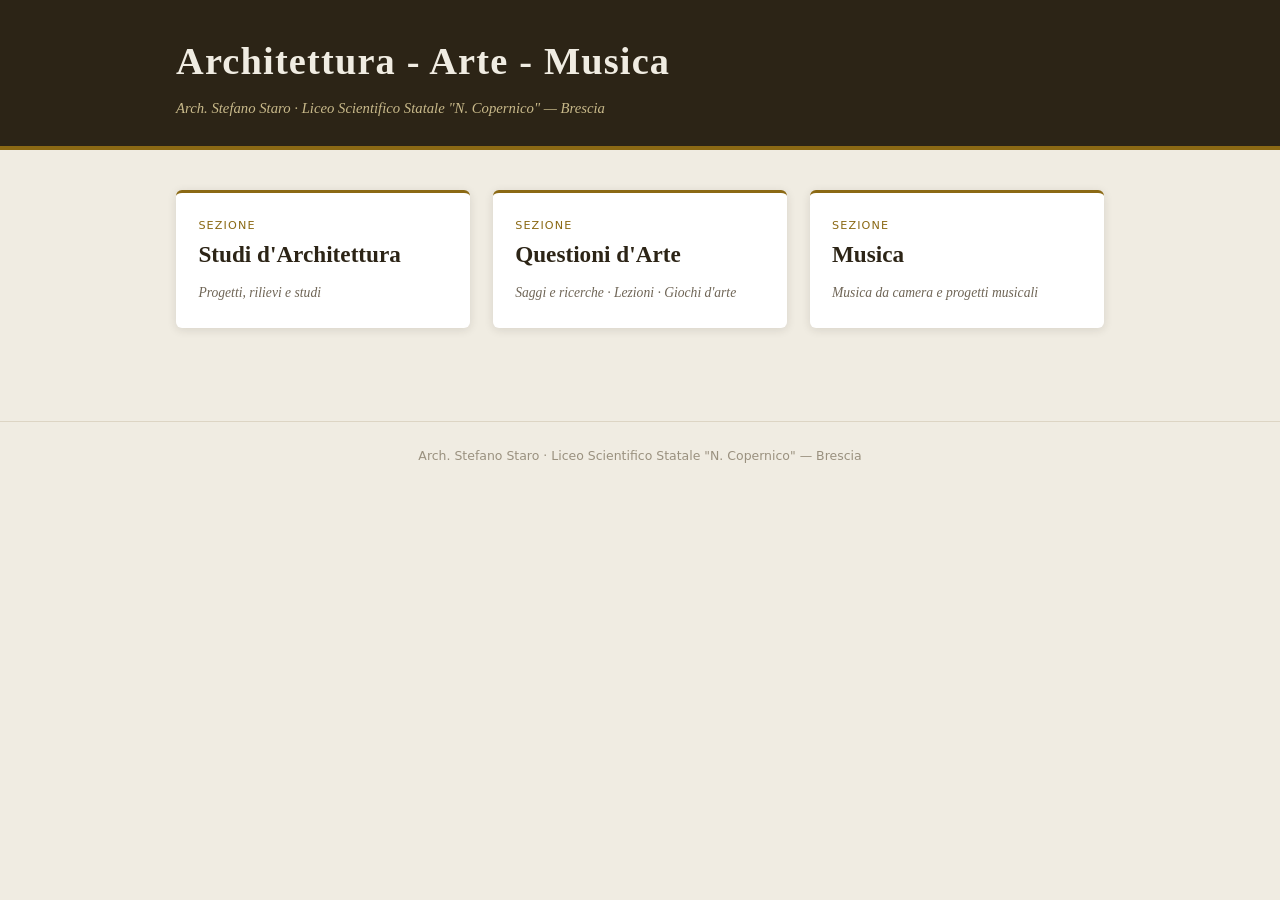
<file: index.html>
<!DOCTYPE html>
<html lang="it">
<head>
<meta charset="UTF-8">
<meta name="viewport" content="width=device-width, initial-scale=1">
<title>Architettura - Arte - Musica</title>
<link rel="stylesheet" href="style.css">
</head>
<body>

<header>
  <div class="in">
    <h1>Architettura - Arte - Musica</h1>
    <p>Arch. Stefano Staro · Liceo Scientifico Statale "N. Copernico" — Brescia</p>
  </div>
</header>

<main class="in">
  <section>
  <div class="grid">
    <a class="card big" href="architettura.html">
      <span class="tag">Sezione</span>
      <span class="title">Studi d'Architettura</span>
      <span class="sub">Progetti, rilievi e studi</span>
    </a>
    <a class="card big" href="arte.html">
      <span class="tag">Sezione</span>
      <span class="title">Questioni d'Arte</span>
      <span class="sub">Saggi e ricerche · Lezioni · Giochi d'arte</span>
    </a>
    <a class="card big" href="musica.html">
      <span class="tag">Sezione</span>
      <span class="title">Musica</span>
      <span class="sub">Musica da camera e progetti musicali</span>
    </a>
  </div>
  </section>
</main>

<footer><div class="in">Arch. Stefano Staro · Liceo Scientifico Statale "N. Copernico" — Brescia</div></footer>

</body>
</html>
</file>
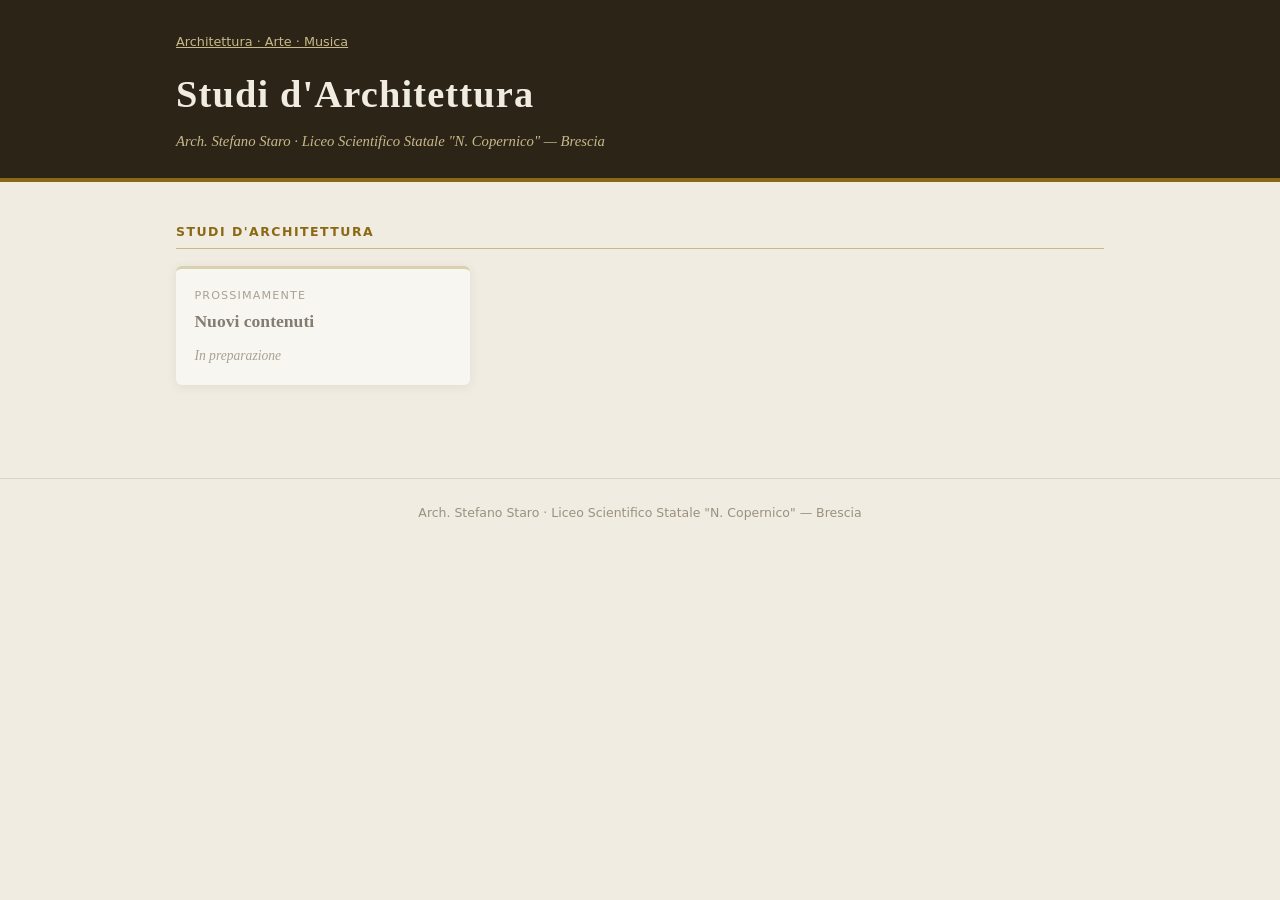
<file: architettura.html>
<!DOCTYPE html>
<html lang="it">
<head>
<meta charset="UTF-8">
<meta name="viewport" content="width=device-width, initial-scale=1">
<title>Studi d'Architettura</title>
<link rel="stylesheet" href="style.css">
</head>
<body>

<header>
  <div class="in">
    <nav class="crumb"><a href="index.html">Architettura · Arte · Musica</a></nav>
    <h1>Studi d'Architettura</h1>
    <p>Arch. Stefano Staro · Liceo Scientifico Statale "N. Copernico" — Brescia</p>
  </div>
</header>

<main class="in">
  <section>
  <h2>Studi d'Architettura</h2>
  <div class="grid">
    <div class="card soon">
      <span class="tag">Prossimamente</span>
      <span class="title">Nuovi contenuti</span>
      <span class="sub">In preparazione</span>
    </div>
  </div>
  </section>
</main>

<footer><div class="in">Arch. Stefano Staro · Liceo Scientifico Statale "N. Copernico" — Brescia</div></footer>

</body>
</html>
</file>
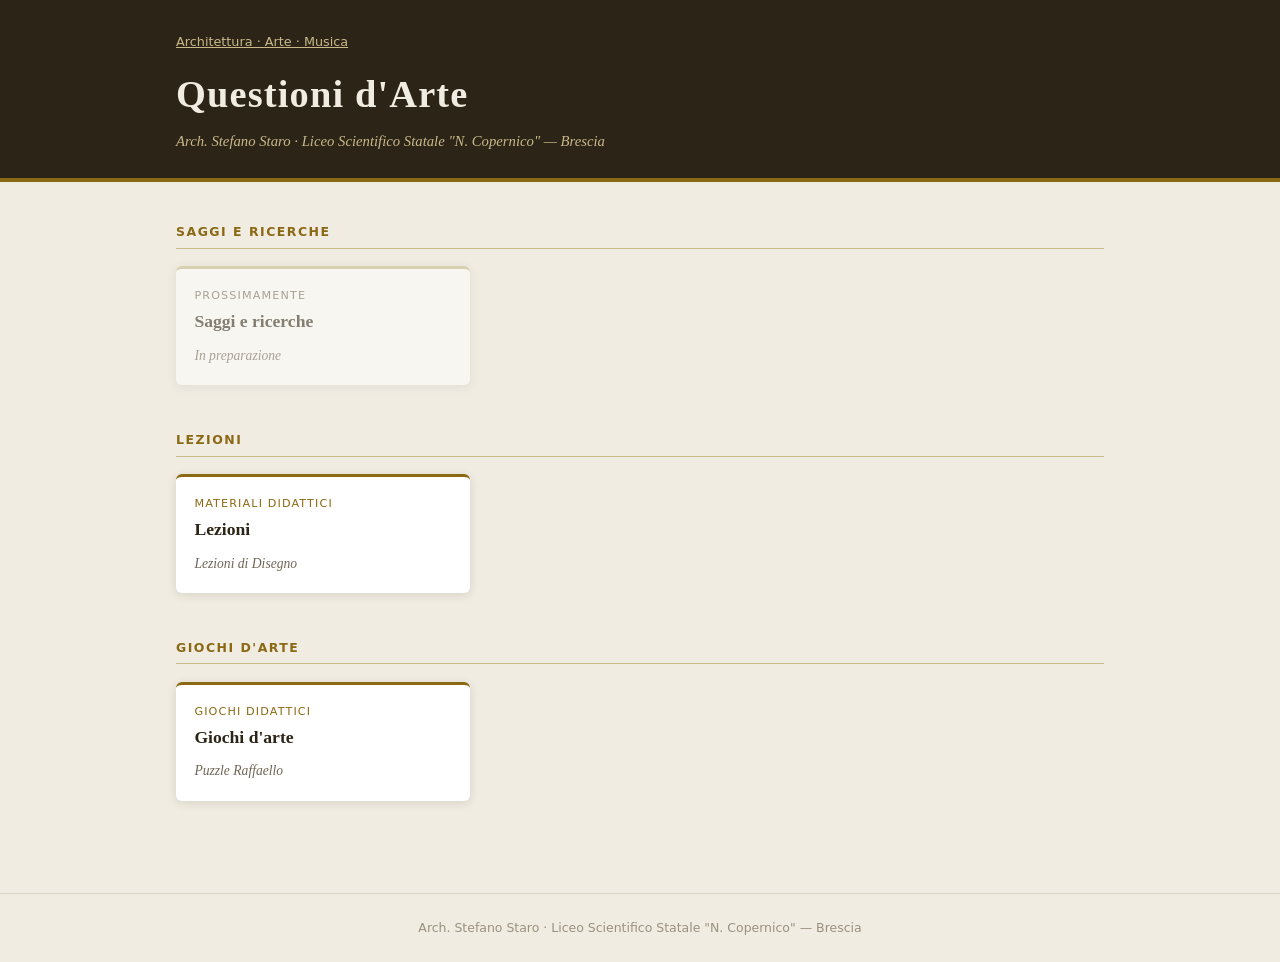
<file: arte.html>
<!DOCTYPE html>
<html lang="it">
<head>
<meta charset="UTF-8">
<meta name="viewport" content="width=device-width, initial-scale=1">
<title>Questioni d'Arte</title>
<link rel="stylesheet" href="style.css">
</head>
<body>

<header>
  <div class="in">
    <nav class="crumb"><a href="index.html">Architettura · Arte · Musica</a></nav>
    <h1>Questioni d'Arte</h1>
    <p>Arch. Stefano Staro · Liceo Scientifico Statale "N. Copernico" — Brescia</p>
  </div>
</header>

<main class="in">
  <section>
  <h2>Saggi e ricerche</h2>
  <div class="grid">
    <div class="card soon">
      <span class="tag">Prossimamente</span>
      <span class="title">Saggi e ricerche</span>
      <span class="sub">In preparazione</span>
    </div>
  </div>
  </section>

  <section>
  <h2>Lezioni</h2>
  <div class="grid">
    <a class="card" href="lezioni.html">
      <span class="tag">Materiali didattici</span>
      <span class="title">Lezioni</span>
      <span class="sub">Lezioni di Disegno</span>
    </a>
  </div>
  </section>

  <section>
  <h2>Giochi d'arte</h2>
  <div class="grid">
    <a class="card" href="giochi-arte.html">
      <span class="tag">Giochi didattici</span>
      <span class="title">Giochi d'arte</span>
      <span class="sub">Puzzle Raffaello</span>
    </a>
  </div>
  </section>
</main>

<footer><div class="in">Arch. Stefano Staro · Liceo Scientifico Statale "N. Copernico" — Brescia</div></footer>

</body>
</html>
</file>
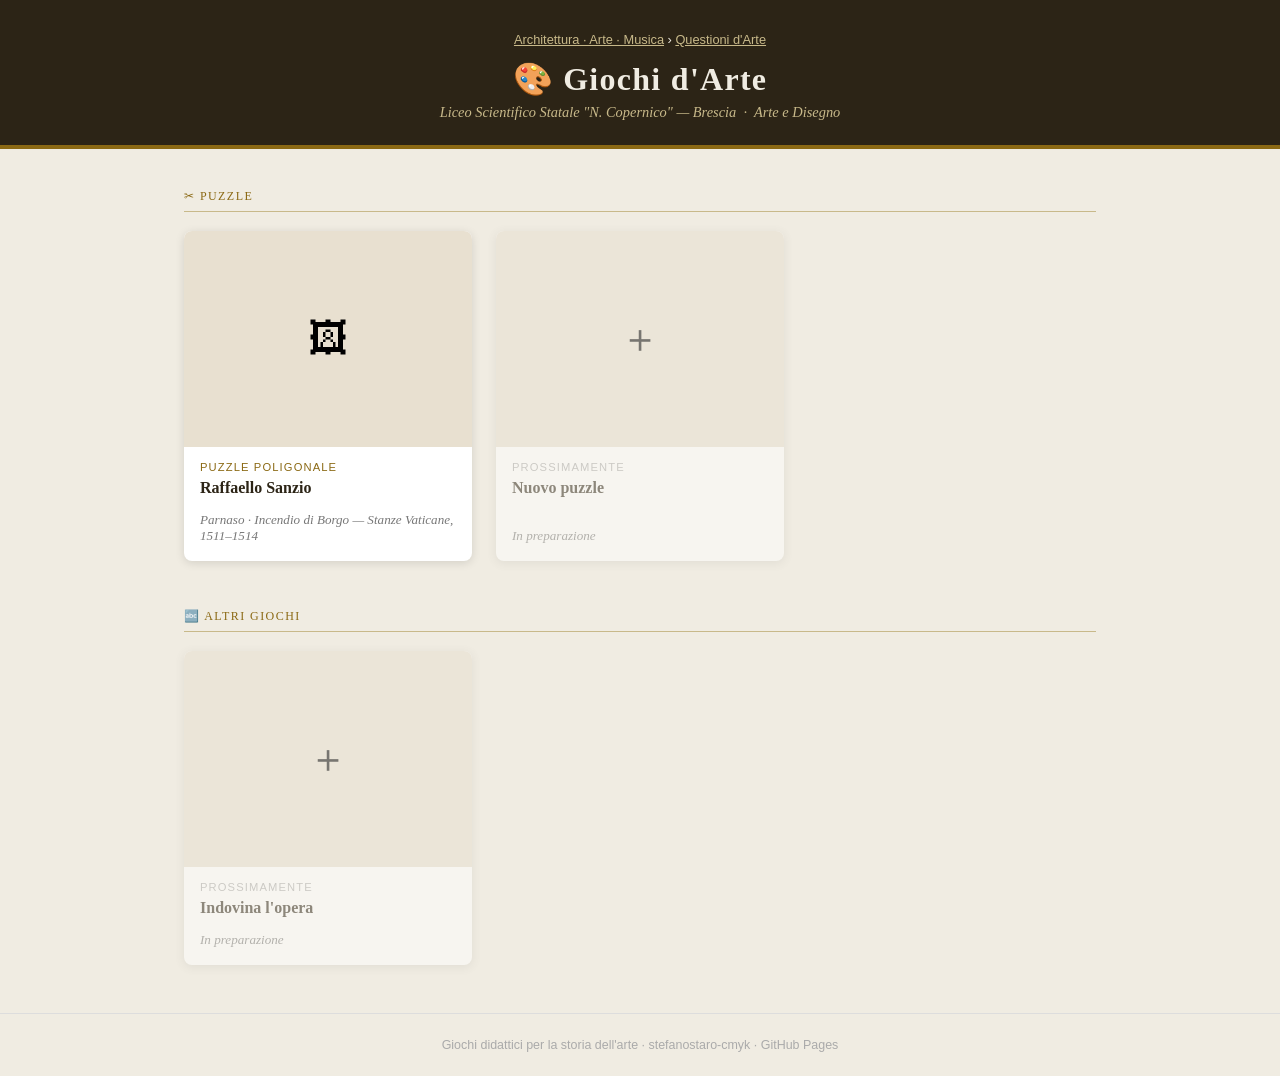
<file: giochi-arte.html>
<!DOCTYPE html>
<html lang="it">
<head>
<meta charset="UTF-8">
<meta name="viewport" content="width=device-width, initial-scale=1">
<title>Giochi d'Arte — Liceo Copernico</title>
<style>
* { box-sizing: border-box; margin: 0; padding: 0; }
body {
  font-family: Georgia, 'Times New Roman', serif;
  background: #f0ece2;
  min-height: 100vh;
}
header {
  background: #2c2416;
  color: #f0ece2;
  padding: 2rem 2rem 1.5rem;
  text-align: center;
  border-bottom: 4px solid #8b6914;
}
header h1 {
  font-size: 2rem;
  letter-spacing: 0.04em;
  margin-bottom: 0.4rem;
}
header p {
  font-size: 0.9rem;
  color: #c8b98a;
  font-style: italic;
}
main {
  max-width: 960px;
  margin: 2.5rem auto;
  padding: 0 1.5rem;
}
.section-title {
  font-size: 0.75rem;
  letter-spacing: 0.12em;
  text-transform: uppercase;
  color: #8b6914;
  margin-bottom: 1.2rem;
  padding-bottom: 0.4rem;
  border-bottom: 1px solid #c8b98a;
}
.grid {
  display: grid;
  grid-template-columns: repeat(auto-fill, minmax(240px, 1fr));
  gap: 1.5rem;
  margin-bottom: 3rem;
}
.card {
  background: #fff;
  border-radius: 8px;
  overflow: hidden;
  box-shadow: 0 2px 10px rgba(0,0,0,0.12);
  text-decoration: none;
  color: inherit;
  transition: transform 0.18s, box-shadow 0.18s;
  display: flex;
  flex-direction: column;
}
.card:hover {
  transform: translateY(-4px);
  box-shadow: 0 6px 20px rgba(0,0,0,0.18);
}
.card-thumb {
  width: 100%;
  aspect-ratio: 4/3;
  object-fit: cover;
  display: block;
  background: #e8e0d0;
}
.card-thumb-placeholder {
  width: 100%;
  aspect-ratio: 4/3;
  background: #e8e0d0;
  display: flex;
  align-items: center;
  justify-content: center;
  font-size: 2.5rem;
}
.card-body {
  padding: 0.9rem 1rem 1.1rem;
  flex: 1;
  display: flex;
  flex-direction: column;
  gap: 0.3rem;
}
.card-tag {
  font-size: 0.7rem;
  letter-spacing: 0.1em;
  text-transform: uppercase;
  color: #8b6914;
  font-family: sans-serif;
}
.card-title {
  font-size: 1rem;
  font-weight: bold;
  color: #2c2416;
  line-height: 1.3;
}
.card-sub {
  font-size: 0.82rem;
  color: #777;
  font-style: italic;
  margin-top: auto;
  padding-top: 0.5rem;
}
.coming-soon {
  opacity: 0.5;
  pointer-events: none;
  cursor: default;
}
.coming-soon .card-tag { color: #aaa; }
.crumb { font-family: sans-serif; font-size: 0.8rem; margin-bottom: 0.8rem; }
.crumb a { color: #c8b98a; }
footer {
  text-align: center;
  padding: 1.5rem;
  font-size: 0.78rem;
  color: #aaa;
  font-family: sans-serif;
  border-top: 1px solid #ddd;
  margin-top: 2rem;
}
</style>
</head>
<body>

<header>
  <nav class="crumb"><a href="index.html">Architettura · Arte · Musica</a> › <a href="arte.html">Questioni d'Arte</a></nav>
  <h1>🎨 Giochi d'Arte</h1>
  <p>Liceo Scientifico Statale "N. Copernico" — Brescia &nbsp;·&nbsp; Arte e Disegno</p>
</header>

<main>

  <div class="section-title">✂ Puzzle</div>
  <div class="grid">

    <a class="card" href="puzzle_raffaello.html">
      <div class="card-thumb-placeholder">🖼</div>
      <div class="card-body">
        <span class="card-tag">Puzzle poligonale</span>
        <span class="card-title">Raffaello Sanzio</span>
        <span class="card-sub">Parnaso · Incendio di Borgo — Stanze Vaticane, 1511–1514</span>
      </div>
    </a>

    <!-- Aggiungere nuovi puzzle qui sotto copiando il blocco <a class="card"> -->
    <div class="card coming-soon">
      <div class="card-thumb-placeholder">＋</div>
      <div class="card-body">
        <span class="card-tag">Prossimamente</span>
        <span class="card-title">Nuovo puzzle</span>
        <span class="card-sub">In preparazione</span>
      </div>
    </div>

  </div>

  <div class="section-title">🔤 Altri giochi</div>
  <div class="grid">
    <div class="card coming-soon">
      <div class="card-thumb-placeholder">＋</div>
      <div class="card-body">
        <span class="card-tag">Prossimamente</span>
        <span class="card-title">Indovina l'opera</span>
        <span class="card-sub">In preparazione</span>
      </div>
    </div>
  </div>

</main>

<footer>Giochi didattici per la storia dell'arte · stefanostaro-cmyk · GitHub Pages</footer>

</body>
</html>
</file>
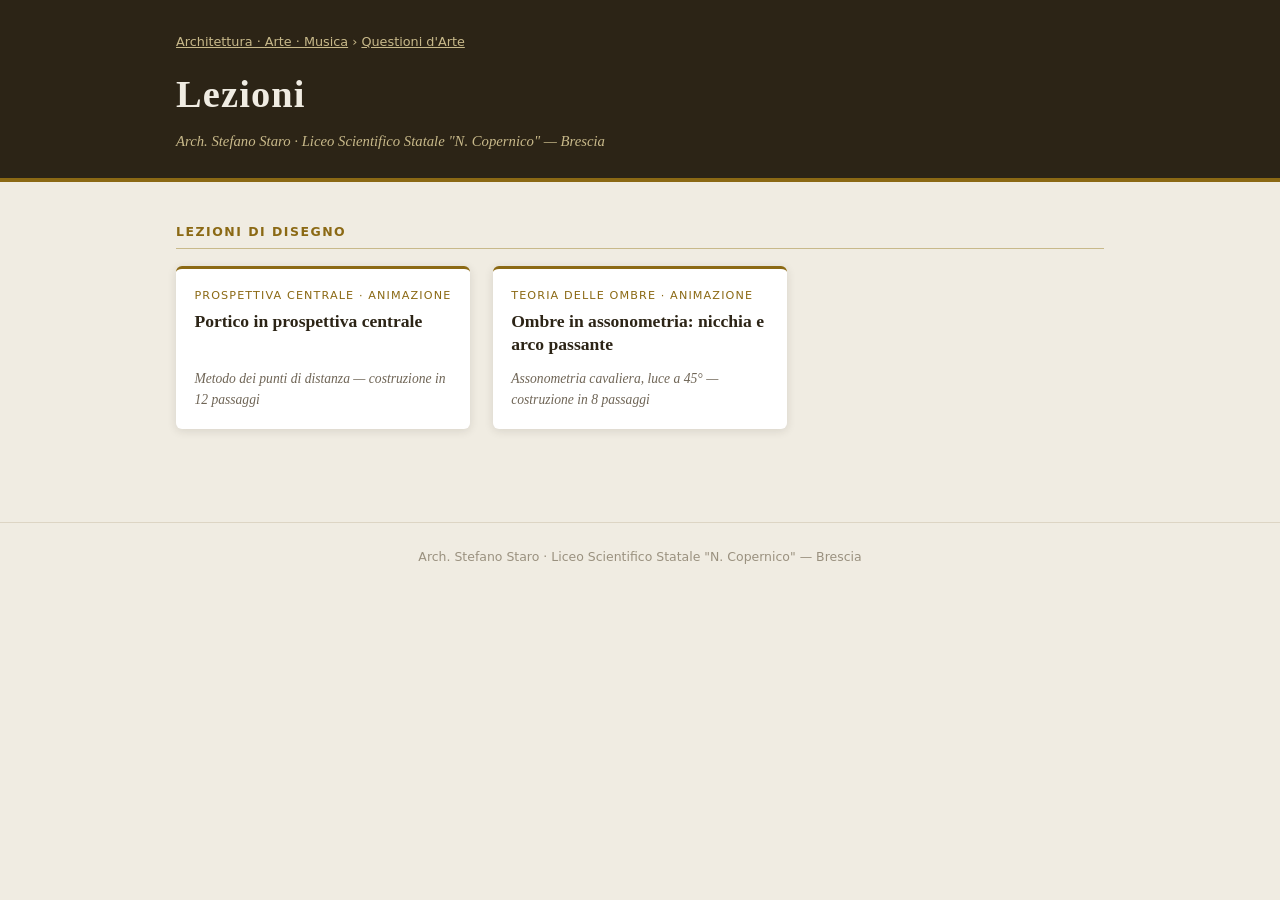
<file: lezioni.html>
<!DOCTYPE html>
<html lang="it">
<head>
<meta charset="UTF-8">
<meta name="viewport" content="width=device-width, initial-scale=1">
<title>Lezioni</title>
<link rel="stylesheet" href="style.css">
</head>
<body>

<header>
  <div class="in">
    <nav class="crumb"><a href="index.html">Architettura · Arte · Musica</a> › <a href="arte.html">Questioni d'Arte</a></nav>
    <h1>Lezioni</h1>
    <p>Arch. Stefano Staro · Liceo Scientifico Statale "N. Copernico" — Brescia</p>
  </div>
</header>

<main class="in">
  <section>
  <h2>Lezioni di Disegno</h2>
  <div class="grid">
    <a class="card" href="portico-prospettiva-centrale.html">
      <span class="tag">Prospettiva centrale · animazione</span>
      <span class="title">Portico in prospettiva centrale</span>
      <span class="sub">Metodo dei punti di distanza — costruzione in 12 passaggi</span>
    </a>
    <a class="card" href="ombre-nicchia-arco.html">
      <span class="tag">Teoria delle ombre · animazione</span>
      <span class="title">Ombre in assonometria: nicchia e arco passante</span>
      <span class="sub">Assonometria cavaliera, luce a 45° — costruzione in 8 passaggi</span>
    </a>
  </div>
  </section>
</main>

<footer><div class="in">Arch. Stefano Staro · Liceo Scientifico Statale "N. Copernico" — Brescia</div></footer>

</body>
</html>
</file>
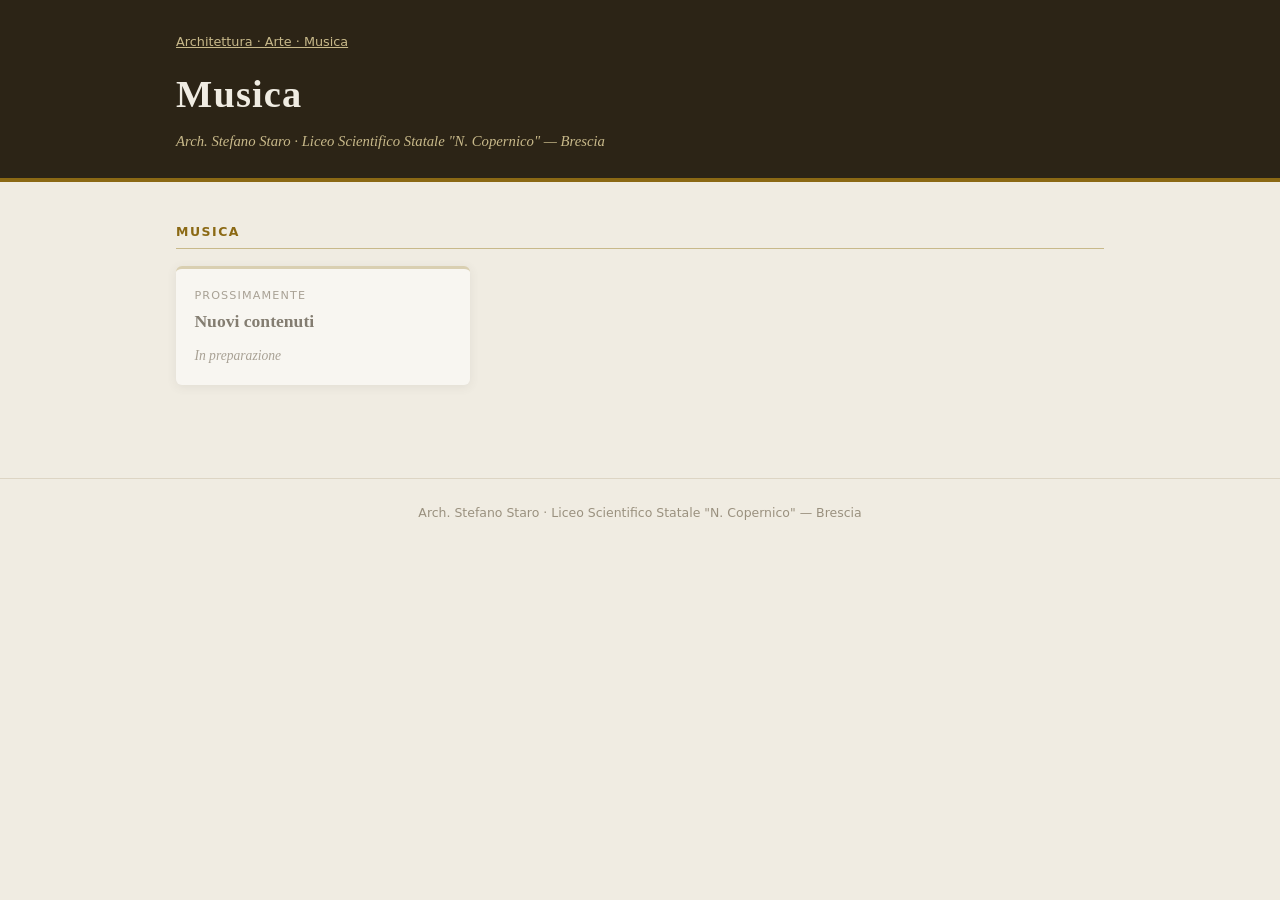
<file: musica.html>
<!DOCTYPE html>
<html lang="it">
<head>
<meta charset="UTF-8">
<meta name="viewport" content="width=device-width, initial-scale=1">
<title>Musica</title>
<link rel="stylesheet" href="style.css">
</head>
<body>

<header>
  <div class="in">
    <nav class="crumb"><a href="index.html">Architettura · Arte · Musica</a></nav>
    <h1>Musica</h1>
    <p>Arch. Stefano Staro · Liceo Scientifico Statale "N. Copernico" — Brescia</p>
  </div>
</header>

<main class="in">
  <section>
  <h2>Musica</h2>
  <div class="grid">
    <div class="card soon">
      <span class="tag">Prossimamente</span>
      <span class="title">Nuovi contenuti</span>
      <span class="sub">In preparazione</span>
    </div>
  </div>
  </section>
</main>

<footer><div class="in">Arch. Stefano Staro · Liceo Scientifico Statale "N. Copernico" — Brescia</div></footer>

</body>
</html>
</file>
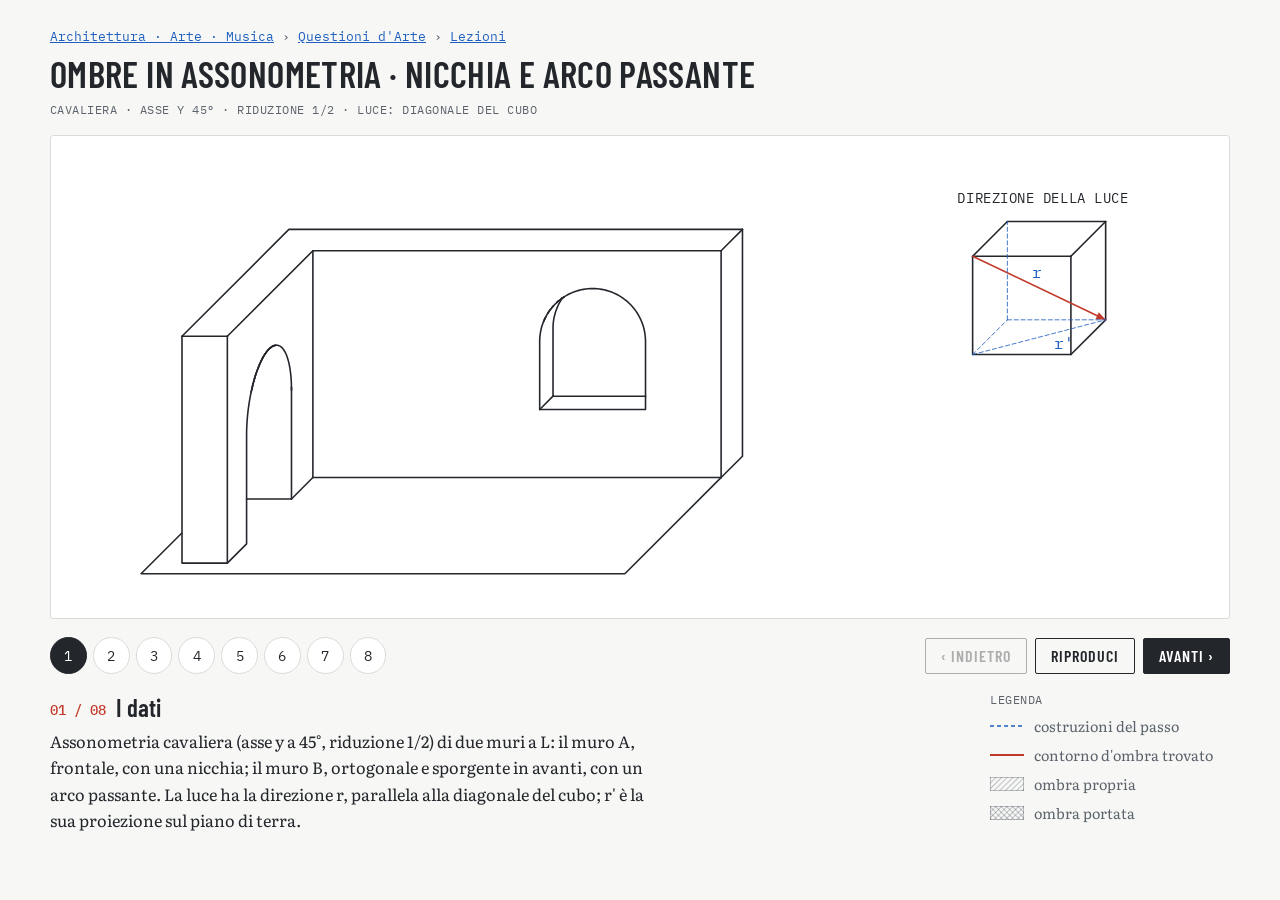
<file: ombre-nicchia-arco.html>
<!DOCTYPE html>
<html lang="it">
<head>
<meta charset="UTF-8">
<meta name="viewport" content="width=device-width, initial-scale=1, viewport-fit=cover">
<title>Ombre in assonometria: nicchia e arco</title>
<meta name="claude:viewport-fit-sides" content="cover">
<link rel="preconnect" href="https://fonts.googleapis.com">
<link rel="stylesheet" href="https://fonts.googleapis.com/css2?family=Barlow+Condensed:wght@500;600&family=Literata:opsz,wght@7..72,400;7..72,500&family=IBM+Plex+Mono:wght@500&display=swap">
<style>
/* Layout: tavola a tutta larghezza come su un tavolo da disegno; sotto, barra dei passi e didascalia del passo corrente */
:root {
  --paper: #f7f8f6; --sheet: #ffffff; --ink: #23262b; --ink-2: #5d636c; --rule: #d9dcd8;
  --blue: #1f5fbf; --red: #c23a2b; --faint: #b9c3cf; --old: #8c9098; --hatch: #6a6f77;
  --f-disp: "Barlow Condensed", "Arial Narrow", sans-serif;
  --f-body: "Literata", Georgia, serif;
  --f-mono: "IBM Plex Mono", ui-monospace, monospace;
}
@media (prefers-color-scheme: dark) { :root:not([data-theme="light"]) {
  --paper: #15181c; --sheet: #1c2026; --ink: #e6e8ea; --ink-2: #a7adb5; --rule: #343a42;
  --blue: #6ea4ff; --red: #ff7a66; --faint: #3f4a58; --old: #7b828c; --hatch: #9aa1aa; color-scheme: dark } }
:root[data-theme="dark"] {
  --paper: #15181c; --sheet: #1c2026; --ink: #e6e8ea; --ink-2: #a7adb5; --rule: #343a42;
  --blue: #6ea4ff; --red: #ff7a66; --faint: #3f4a58; --old: #7b828c; --hatch: #9aa1aa; color-scheme: dark }
body { margin: 0; font-size: 16px; background: var(--paper); color: var(--ink); font-family: var(--f-body);
  padding-left: max(16px, env(safe-area-inset-left, 0px)); padding-right: max(16px, env(safe-area-inset-right, 0px)); }
.wrap { max-width: 1180px; margin: 0 auto; padding-block: 28px 40px; display: grid; gap: 18px; }
header { display: flex; flex-wrap: wrap; align-items: baseline; justify-content: space-between; gap: 6px 24px; }
h1 { font-family: var(--f-disp); font-weight: 600; font-size: clamp(1.6rem, 3.4vw, 2.3rem); letter-spacing: .01em;
  margin: 0; text-wrap: balance; text-transform: uppercase; }
.meta { font-family: var(--f-mono); font-size: .78rem; color: var(--ink-2); letter-spacing: .04em; }
.sheet { background: var(--sheet); border: 1px solid var(--rule); border-radius: 3px; padding: clamp(8px, 2vw, 22px); overflow-x: auto; }
#tav { display: block; width: 100%; min-width: 560px; height: auto; }
#tav path, #tav line { fill: none; stroke-linecap: round; stroke-linejoin: round; }
#tav text { font-family: var(--f-mono); fill: currentColor; stroke: none; }
.L { transition: opacity .35s ease; }
.contorni { color: var(--ink); stroke: var(--ink); stroke-width: .42; }
.contorni text { font-family: var(--f-disp); letter-spacing: .04em; }
.ombre { stroke: var(--old); stroke-width: .34; color: var(--old); }
.ombre[data-k="1"] { stroke: var(--red); color: var(--red); }
.ombre.cur { stroke: var(--red); color: var(--red); stroke-width: .42; }
.costruzioni { stroke: var(--faint); stroke-width: .18; stroke-dasharray: 1.1 .7; }
.costruzioni.cur { stroke: var(--blue); stroke-width: .22; }
.etichette { color: var(--old); stroke: var(--old); stroke-width: .15; }
.etichette.cur { color: var(--blue); stroke: var(--blue); }
.etichette .pt { fill: var(--sheet); }
#tav path.h31 { fill: url(#p31); stroke: none; }
#tav path.h37 { fill: url(#p37); stroke: none; }
#tav path.solid { fill: currentColor; stroke: none; }
.hl { stroke: var(--hatch); stroke-width: .16; }
.tratteggio { color: var(--hatch); }
.L.off { opacity: 0; visibility: hidden; }
.L.cur { animation: in .5s ease; }
@keyframes in { from { opacity: .15 } to { opacity: 1 } }
@media (prefers-reduced-motion: reduce) { .L, .L.cur { transition: none; animation: none; } }

.bar { display: flex; flex-wrap: wrap; align-items: center; gap: 10px 14px; }
.chips { display: flex; flex-wrap: wrap; gap: 6px; }
button { font: inherit; color: inherit; cursor: pointer; }
.chip { font-family: var(--f-mono); font-size: .85rem; width: 2.3rem; height: 2.3rem; border-radius: 50%;
  border: 1px solid var(--rule); background: var(--sheet); }
.chip[aria-current="step"] { background: var(--ink); color: var(--sheet); border-color: var(--ink); }
.chip.done { border-color: var(--ink-2); }
.nav { display: flex; gap: 8px; margin-left: auto; }
.btn { font-family: var(--f-disp); font-weight: 600; font-size: 1rem; letter-spacing: .06em; text-transform: uppercase;
  padding: .45rem .95rem; border: 1px solid var(--ink); background: transparent; border-radius: 2px; }
.btn.primary { background: var(--ink); color: var(--sheet); }
.btn:disabled { opacity: .35; cursor: default; }
button:focus-visible { outline: 2px solid var(--blue); outline-offset: 2px; }

.cap { display: grid; grid-template-columns: minmax(0, 1fr) 15rem; gap: 18px 40px; align-items: start; }
.cap h2 { font-family: var(--f-disp); font-weight: 600; font-size: 1.55rem; margin: 0 0 .35rem; text-wrap: balance; }
.cap h2 span { font-family: var(--f-mono); font-weight: 500; font-size: .9rem; color: var(--red); margin-right: .6rem; vertical-align: .15em; }
.cap p { margin: 0; max-width: 66ch; line-height: 1.62; font-size: 1.02rem; }
.legend { display: grid; gap: 8px; font-size: .9rem; color: var(--ink-2); }
.legend div { display: flex; align-items: center; gap: 10px; }
.sw { width: 34px; height: 14px; flex: none; }
.legend .t { font-family: var(--f-mono); font-size: .72rem; letter-spacing: .05em; text-transform: uppercase; color: var(--ink-2); }
@media (max-width: 760px) { .cap { grid-template-columns: 1fr; } .nav { margin-left: 0; } }
.crumb { font-family: var(--f-mono); font-size: .8rem; color: var(--ink-2); width: 100%; }
.crumb a { color: var(--blue); }
:root { padding-top: env(safe-area-inset-top, 0px); padding-bottom: env(safe-area-inset-bottom, 0px); }
img { max-width: 100%; }
</style>
</head>
<body>

<div class="wrap">
  <header>
    <nav class="crumb"><a href="index.html">Architettura · Arte · Musica</a> › <a href="arte.html">Questioni d'Arte</a> › <a href="lezioni.html">Lezioni</a></nav>
    <h1>Ombre in assonometria · nicchia e arco passante</h1>
    <div class="meta">CAVALIERA · ASSE Y 45° · RIDUZIONE 1/2 · LUCE: DIAGONALE DEL CUBO</div>
  </header>

  <div class="sheet"><svg id="tav" viewBox="12 16 300 116" role="img" aria-label="Assonometria cavaliera di due muri a L con nicchia e arco passante, costruzione delle ombre"><defs><pattern id="p31" patternUnits="userSpaceOnUse" width="1.3" height="1.3" patternTransform="rotate(45)"><line x1="0" y1="0" x2="0" y2="1.3" class="hl"/></pattern><pattern id="p37" patternUnits="userSpaceOnUse" width="1.3" height="1.3" patternTransform="rotate(45)"><line x1="0" y1="0" x2="0" y2="1.3" class="hl"/><line x1="0" y1="0" x2="1.3" y2="0" class="hl"/></pattern></defs><g class="L contorni" data-k="1"><path d="M52.83 63.17 L40.83 63.17"/><path d="M40.83 63.17 L69.11 34.89 L189.11 34.89"/><path d="M52.83 123.17 L40.83 123.17 L40.83 63.17"/><path d="M57.92 106.2 L57.92 118.08 L52.83 123.17"/><path d="M52.83 123.17 L52.83 63.17"/><path d="M75.46 40.54 L52.83 63.17"/><path d="M69.8 106.2 L57.92 106.2"/><path d="M59.15 77.83 L58.99 78.57 L58.85 79.32 L58.72 80.08 L58.59 80.85 L58.48 81.62 L58.37 82.4 L58.28 83.18 L58.19 83.95 L58.12 84.73 L58.06 85.5 L58.01 86.27 L57.97 87.04 L57.94 87.79 L57.93 88.54 L57.92 89.28 L57.92 106.2"/><path d="M59.15 77.83 L59.24 77.4 L59.31 77.09"/><path d="M59.31 77.09 L59.15 77.83"/><path d="M59.48 76.37 L59.31 77.09"/><path d="M59.31 77.09 L59.41 76.67 L59.48 76.37"/><path d="M59.48 76.37 L59.58 75.96 L59.66 75.66"/><path d="M59.66 75.66 L59.48 76.37"/><path d="M59.66 75.66 L59.77 75.26 L59.85 74.97"/><path d="M59.85 74.97 L59.66 75.66"/><path d="M60.04 74.29 L59.85 74.97"/><path d="M59.85 74.97 L59.96 74.57 L60.04 74.29"/><path d="M60.04 74.29 L60.16 73.91 L60.24 73.63"/><path d="M60.24 73.63 L60.04 74.29"/><path d="M60.45 72.99 L60.24 73.63"/><path d="M60.24 73.63 L60.36 73.26 L60.45 72.99"/><path d="M60.67 72.36 L60.45 72.99"/><path d="M60.45 72.99 L60.58 72.62 L60.67 72.36"/><path d="M60.89 71.76 L60.67 72.36"/><path d="M60.67 72.36 L60.8 72.01 L60.89 71.76"/><path d="M60.89 71.76 L61.02 71.42 L61.12 71.18"/><path d="M61.12 71.18 L60.89 71.76"/><path d="M61.12 71.18 L61.25 70.86 L61.35 70.62"/><path d="M61.35 70.62 L61.12 71.18"/><path d="M61.59 70.09 L61.35 70.62"/><path d="M61.35 70.62 L61.49 70.31 L61.59 70.09"/><path d="M61.83 69.59 L61.59 70.09"/><path d="M61.59 70.09 L61.73 69.8 L61.83 69.59"/><path d="M62.07 69.1 L61.83 69.59"/><path d="M61.83 69.59 L61.97 69.3 L62.07 69.1"/><path d="M62.07 69.1 L62.22 68.84 L62.22 68.84"/><path d="M62.22 68.84 L62.07 69.1"/><path d="M62.32 68.65 L62.22 68.84"/><path d="M62.22 68.84 L62.22 68.84 L62.32 68.65"/><path d="M62.57 68.22 L62.32 68.65"/><path d="M62.32 68.65 L62.47 68.4 L62.57 68.22"/><path d="M62.83 67.83 L62.57 68.22"/><path d="M62.57 68.22 L62.72 67.99 L62.83 67.83"/><path d="M63.08 67.46 L62.83 67.83"/><path d="M62.83 67.83 L62.98 67.61 L63.08 67.46"/><path d="M63.34 67.12 L63.08 67.46"/><path d="M63.08 67.46 L63.24 67.26 L63.34 67.12"/><path d="M63.6 66.82 L63.34 67.12"/><path d="M63.34 67.12 L63.49 66.94 L63.6 66.82"/><path d="M63.6 66.82 L63.75 66.65 L63.86 66.54"/><path d="M63.86 66.54 L63.6 66.82"/><path d="M63.86 66.54 L64.01 66.4 L64.12 66.3"/><path d="M64.12 66.3 L63.86 66.54"/><path d="M64.38 66.09 L64.12 66.3"/><path d="M64.12 66.3 L64.27 66.17 L64.38 66.09"/><path d="M64.38 66.09 L64.53 65.98 L64.63 65.91"/><path d="M64.63 65.91 L64.38 66.09"/><path d="M64.89 65.76 L64.63 65.91"/><path d="M64.63 65.91 L64.79 65.82 L64.89 65.76"/><path d="M65.14 65.65 L64.89 65.76"/><path d="M64.89 65.76 L65.05 65.7 L65.14 65.65"/><path d="M65.14 65.65 L65.3 65.6 L65.4 65.58"/><path d="M65.4 65.58 L65.14 65.65"/><path d="M65.4 65.58 L65.56 65.55 L65.65 65.53"/><path d="M65.65 65.53 L65.4 65.58"/><path d="M69.79 76.67 L69.78 75.96 L69.75 75.26 L69.71 74.57 L69.66 73.91 L69.6 73.26 L69.52 72.62 L69.44 72.01 L69.35 71.42 L69.24 70.86 L69.13 70.31 L69 69.8 L68.87 69.3 L68.72 68.84 L68.57 68.4 L68.41 67.99 L68.24 67.61 L68.06 67.26 L67.87 66.94 L67.68 66.65 L67.48 66.4 L67.27 66.17 L67.05 65.98 L66.83 65.82 L66.6 65.7 L66.37 65.6 L66.13 65.55 L65.89 65.52 L65.65 65.53"/><path d="M69.8 77.4 L69.79 76.67"/><path d="M69.79 76.67 L69.8 77.4 L69.8 77.4"/><path d="M75.46 100.54 L69.8 106.2"/><path d="M69.8 106.2 L69.8 77.4"/><path d="M183.46 100.54 L75.46 100.54"/><path d="M75.46 100.54 L75.46 40.54"/><path d="M75.46 40.54 L183.46 40.54"/><path d="M135.46 82.54 L163.46 82.54 L163.46 79.01"/><path d="M135.46 82.54 L138.99 79.01"/><path d="M136.52 59.19 L136.3 59.76 L136.1 60.33 L135.93 60.92 L135.79 61.51 L135.67 62.11 L135.58 62.72 L135.51 63.32 L135.47 63.93 L135.46 64.54 L135.46 82.54"/><path d="M136.52 59.19 L136.77 58.63 L136.77 58.63"/><path d="M136.77 58.63 L136.52 59.19"/><path d="M136.77 58.63 L137.04 58.08 L137.04 58.08"/><path d="M137.04 58.08 L136.77 58.63"/><path d="M137.65 57.02 L137.33 57.54 L137.04 58.08"/><path d="M137.99 56.51 L137.65 57.02"/><path d="M137.65 57.02 L137.99 56.51 L137.99 56.51"/><path d="M138.35 56.02 L137.99 56.51"/><path d="M137.99 56.51 L138.35 56.02 L138.35 56.02"/><path d="M138.73 55.55 L138.35 56.02"/><path d="M138.73 55.55 L139.13 55.09 L139.13 55.09"/><path d="M139.13 55.09 L138.73 55.55"/><path d="M163.46 79.01 L138.99 79.01"/><path d="M138.99 79.01 L138.99 61.01 L139 60.4 L139.04 59.79 L139.11 59.18 L139.2 58.58 L139.32 57.98 L139.47 57.39 L139.64 56.8 L139.84 56.22 L140.06 55.65 L140.3 55.09 L140.57 54.54 L140.87 54.01 L141.18 53.49 L141.48 53.04"/><path d="M140 54.22 L139.56 54.64 L139.13 55.09"/><path d="M140 54.22 L140 54.22 L140.46 53.82"/><path d="M140.46 53.82 L140 54.22"/><path d="M140.93 53.44 L140.46 53.82"/><path d="M141.43 53.08 L140.93 53.44"/><path d="M140.93 53.44 L140.93 53.44 L141.43 53.08"/><path d="M141.48 53.04 L141.43 53.08"/><path d="M141.43 53.08 L141.48 53.04"/><path d="M141.93 52.74 L141.48 53.04"/><path d="M141.48 53.04 L141.93 52.74"/><path d="M163.46 79.01 L163.46 64.54 L163.44 63.93 L163.4 63.32 L163.34 62.72 L163.24 62.11 L163.12 61.51 L162.98 60.92 L162.81 60.33 L162.61 59.76 L162.39 59.19 L162.14 58.63 L161.87 58.08 L161.58 57.54 L161.26 57.02 L160.92 56.51 L160.56 56.02 L160.18 55.55 L159.78 55.09 L159.36 54.64 L158.91 54.22 L158.45 53.82 L157.98 53.44 L157.49 53.08 L156.98 52.74 L156.46 52.42 L155.92 52.13 L155.37 51.86 L154.81 51.61 L154.24 51.39 L153.67 51.19 L153.08 51.02 L152.49 50.88 L151.89 50.76 L151.28 50.66 L150.68 50.6 L150.07 50.56 L149.46 50.54 L148.85 50.56 L148.24 50.6 L147.63 50.66 L147.02 50.76 L146.43 50.88 L145.83 51.02 L145.25 51.19 L144.67 51.39 L144.1 51.61 L143.54 51.86 L142.99 52.13 L142.46 52.42 L141.93 52.74"/><path d="M189.11 34.89 L189.11 94.89 L183.46 100.54"/><path d="M183.46 40.54 L183.46 100.54"/><path d="M189.11 34.89 L183.46 40.54"/><path d="M183.43 100.57 L158 126 L30 126 L40.8 115.2"/><path d="M250 68 L250 42"/><path d="M250 68 L276 68"/><path d="M250 42 L259.19 32.81"/><path d="M250 42 L276 42"/><path d="M259.19 32.81 L285.19 32.81"/><path d="M276 68 L276 42"/><path d="M276 68 L285.19 58.81"/><path d="M276 42 L285.19 32.81"/><path d="M285.19 58.81 L285.19 32.81"/><text x="246" y="27.81" font-size="3.59">DIREZIONE DELLA LUCE</text></g><g class="L ombre" data-k="1"><path d="M250 42 L285.19 58.81"/><path class="solid" d="M285.19 58.81 L283.37 56.83 L282.51 58.63 Z"/></g><g class="L costruzioni" data-k="1"><path d="M250 68 L259.19 58.81"/><path d="M259.19 58.81 L259.19 32.81"/><path d="M259.19 58.81 L285.19 58.81"/><path d="M250 68 L285.19 58.81"/></g><g class="L etichette" data-k="1"><text x="265.58" y="47.72" font-size="4.14">r</text><text x="271.62" y="66.48" font-size="4.14">r&#x27;</text></g><g class="L tratteggio" data-k="2"><path class="h31" d="M69.79 76.67 L69.78 75.96 L69.75 75.26 L69.71 74.57 L69.66 73.91 L69.6 73.26 L69.52 72.62 L69.44 72.01 L69.35 71.42 L69.24 70.86 L69.13 70.31 L69 69.8 L68.87 69.3 L68.72 68.84 L68.57 68.4 L68.41 67.99 L68.24 67.61 L68.06 67.26 L63.24 67.26 L63.08 67.46 L62.83 67.83 L62.57 68.22 L62.32 68.65 L62.07 69.1 L61.83 69.59 L61.59 70.09 L61.35 70.63 L61.12 71.18 L60.89 71.76 L60.67 72.36 L60.45 72.99 L60.24 73.63 L60.04 74.29 L59.85 74.97 L59.66 75.66 L59.48 76.37 L59.31 77.09 L59.15 77.83 L58.99 78.57 L58.85 79.32 L58.72 80.08 L58.59 80.85 L58.48 81.62 L58.37 82.4 L58.28 83.18 L58.19 83.95 L58.12 84.73 L58.06 85.5 L58.01 86.27 L57.97 87.04 L57.94 87.79 L57.93 88.54 L57.92 89.28 L57.92 118.08 L52.83 123.17 L52.83 63.17 L75.46 40.54 L75.46 100.54 L69.8 106.2 L69.8 77.4 Z"/><path class="h31" d="M135.51 63.32 L135.58 62.72 L135.67 62.11 L135.79 61.51 L135.93 60.92 L136.1 60.33 L136.3 59.76 L136.52 59.19 L136.77 58.63 L136.77 58.63 L136.77 58.63 L137.04 58.08 L137.04 58.08 L137.04 58.08 L137.33 57.54 L137.33 57.54 L137.33 57.54 L137.65 57.02 L137.65 57.02 L137.65 57.02 L137.99 56.51 L137.99 56.51 L137.99 56.51 L138.35 56.02 L138.35 56.02 L138.35 56.02 L138.73 55.55 L138.73 55.55 L138.73 55.55 L139.13 55.09 L139.13 55.09 L139.13 55.09 L139.56 54.64 L139.56 54.64 L139.56 54.64 L140 54.22 L140 54.22 L140 54.22 L140.46 53.82 L140.46 53.82 L140.46 53.82 L140.93 53.44 L140.93 53.44 L140.93 53.44 L141.43 53.08 L141.48 53.04 L141.18 53.49 L140.87 54.01 L140.57 54.54 L140.3 55.09 L140.06 55.65 L139.84 56.22 L139.64 56.8 L139.47 57.39 L139.32 57.98 L139.2 58.58 L139.11 59.18 L139.04 59.79 L139 60.4 L138.99 61.01 L138.99 79.01 L135.46 82.54 L135.46 64.54 L135.47 63.93 Z"/><path class="h31" d="M189.11 94.89 L183.46 100.54 L183.46 40.54 L189.11 34.89 Z"/></g><g class="L ombre" data-k="2"><path d="M68.02 67.26 L63.27 67.26"/></g><g class="L costruzioni" data-k="2"><path d="M65.86 63.24 L70.26 71.28"/><path d="M68.06 67.26 L67.98 67.26 L67.91 67.26 L67.83 67.26 L67.76 67.26 L67.68 67.26 L67.61 67.26 L67.53 67.26 L67.46 67.26 L67.38 67.26 L67.31 67.26 L67.23 67.26 L67.16 67.26 L67.08 67.26 L67.01 67.26 L66.93 67.26 L66.86 67.26 L66.78 67.26 L66.71 67.26 L66.63 67.26 L66.56 67.26 L66.48 67.26 L66.41 67.26 L66.33 67.26 L66.26 67.26 L66.18 67.26 L66.11 67.26 L66.03 67.26 L65.96 67.26 L65.88 67.26 L65.81 67.26 L65.73 67.26 L65.66 67.26 L65.58 67.26 L65.51 67.26 L65.43 67.26 L65.36 67.26 L65.28 67.26 L65.21 67.26 L65.13 67.26 L65.06 67.26 L64.98 67.26 L64.91 67.26 L64.83 67.26 L64.76 67.26 L64.68 67.26 L64.61 67.26 L64.53 67.26 L64.46 67.26 L64.38 67.26 L64.31 67.26 L64.23 67.26 L64.16 67.26 L64.08 67.26 L64.01 67.26 L63.93 67.26 L63.86 67.26 L63.78 67.26 L63.71 67.26 L63.63 67.26 L63.56 67.26 L63.48 67.26 L63.41 67.26 L63.33 67.26 L63.26 67.26"/></g><g class="L etichette" data-k="2"><circle class="pt" cx="68.06" cy="67.26" r="0.45"/><text x="69.56" y="66.76" font-size="3.59">45°</text></g><g class="L ombre" data-k="3"><path d="M135.46 82.54 L135.54 82.52 L135.62 82.5 L135.71 82.48 L135.79 82.46 L135.88 82.43 L135.96 82.41 L136.05 82.39 L136.13 82.37 L136.22 82.35 L136.3 82.32 L136.39 82.3 L136.47 82.28 L136.56 82.26 L136.64 82.23 L136.72 82.21 L136.81 82.19 L136.89 82.17 L136.98 82.15 L137.06 82.12 L137.15 82.1 L137.23 82.08 L137.32 82.06 L137.4 82.04 L137.49 82.01 L137.57 81.99 L137.66 81.97 L137.74 81.95 L137.82 81.93 L137.91 81.9 L137.99 81.88 L138.08 81.86 L138.16 81.84 L138.25 81.81 L138.33 81.79 L138.42 81.77 L138.5 81.75 L138.59 81.73 L138.67 81.7 L138.76 81.68 L138.84 81.66 L138.92 81.64 L139.01 81.62 L139.09 81.59 L139.18 81.57 L139.26 81.55 L139.35 81.53 L139.43 81.51 L139.52 81.48 L139.6 81.46 L139.69 81.44 L139.77 81.42 L139.85 81.4 L139.94 81.37 L140.02 81.35 L140.11 81.33 L140.19 81.31 L140.28 81.28 L140.36 81.26 L140.45 81.24 L140.53 81.22 L140.62 81.2 L140.7 81.17 L140.79 81.15 L140.87 81.13 L140.95 81.11 L141.04 81.09 L141.12 81.06 L141.21 81.04 L141.29 81.02 L141.38 81 L141.46 80.98 L141.55 80.95 L141.63 80.93 L141.72 80.91 L141.8 80.89 L141.89 80.86 L141.97 80.84 L142.05 80.82 L142.14 80.8 L142.22 80.78 L142.31 80.75 L142.39 80.73 L142.48 80.71 L142.56 80.69 L142.65 80.67 L142.73 80.64 L142.82 80.62 L142.9 80.6 L142.98 80.58 L143.07 80.56 L143.15 80.53 L143.24 80.51 L143.32 80.49 L143.41 80.47 L143.49 80.44 L143.58 80.42 L143.66 80.4 L143.75 80.38 L143.83 80.36 L143.92 80.33 L144 80.31 L144.08 80.29 L144.17 80.27 L144.25 80.25 L144.34 80.22 L144.42 80.2 L144.51 80.18 L144.59 80.16 L144.68 80.14 L144.76 80.11 L144.85 80.09 L144.93 80.07 L145.02 80.05 L145.1 80.03 L145.18 80 L145.27 79.98 L145.35 79.96 L145.44 79.94 L145.52 79.91 L145.61 79.89 L145.69 79.87 L145.78 79.85 L145.86 79.83 L145.95 79.8 L146.03 79.78 L146.12 79.76 L146.2 79.74 L146.28 79.72 L146.37 79.69 L146.45 79.67 L146.54 79.65 L146.62 79.63 L146.71 79.61 L146.79 79.58 L146.88 79.56 L146.96 79.54 L147.05 79.52 L147.13 79.49 L147.21 79.47 L147.3 79.45 L147.38 79.43 L147.47 79.41 L147.55 79.38 L147.64 79.36 L147.72 79.34 L147.81 79.32 L147.89 79.3 L147.98 79.27 L148.06 79.25 L148.15 79.23 L148.23 79.21 L148.31 79.19 L148.4 79.16 L148.48 79.14 L148.57 79.12 L148.65 79.1 L148.74 79.07 L148.82 79.05 L148.91 79.03 L148.99 79.01"/><path d="M148.99 79.01 L148.99 78.96 L148.99 78.91 L148.99 78.86 L148.99 78.81 L148.99 78.76 L148.99 78.71 L148.99 78.66 L148.99 78.61 L148.99 78.56 L148.99 78.51 L148.99 78.46 L148.99 78.41 L148.99 78.36 L148.99 78.31 L148.99 78.26 L148.99 78.21 L148.99 78.16 L148.99 78.11 L148.99 78.06 L148.99 78.01 L148.99 77.96 L148.99 77.91 L148.99 77.86 L148.99 77.81 L148.99 77.76 L148.99 77.71 L148.99 77.66 L148.99 77.61 L148.99 77.56 L148.99 77.51 L148.99 77.46 L148.99 77.41 L148.99 77.36 L148.99 77.31 L148.99 77.26 L148.99 77.21 L148.99 77.16 L148.99 77.11 L148.99 77.06 L148.99 77.01 L148.99 76.96 L148.99 76.91 L148.99 76.86 L148.99 76.81 L148.99 76.76 L148.99 76.71 L148.99 76.66 L148.99 76.61 L148.99 76.56 L148.99 76.51 L148.99 76.46 L148.99 76.41 L148.99 76.36 L148.99 76.31 L148.99 76.26 L148.99 76.21 L148.99 76.16 L148.99 76.11 L148.99 76.06 L148.99 76.01 L148.99 75.96 L148.99 75.91 L148.99 75.86 L148.99 75.81 L148.99 75.76 L148.99 75.71 L148.99 75.66 L148.99 75.61 L148.99 75.56 L148.99 75.51 L148.99 75.46 L148.99 75.41 L148.99 75.36 L148.99 75.31 L148.99 75.26 L148.99 75.21 L148.99 75.16 L148.99 75.11 L148.99 75.06 L148.99 75.01 L148.99 74.96 L148.99 74.91 L148.99 74.86 L148.99 74.81 L148.99 74.76 L148.99 74.71 L148.99 74.66 L148.99 74.61 L148.99 74.56 L148.99 74.51 L148.99 74.46 L148.99 74.41 L148.99 74.36 L148.99 74.31 L148.99 74.26 L148.99 74.21 L148.99 74.16 L148.99 74.11 L148.99 74.06 L148.99 74.01 L148.99 73.96 L148.99 73.91 L148.99 73.86 L148.99 73.81 L148.99 73.76 L148.99 73.71 L148.99 73.66 L148.99 73.61 L148.99 73.56 L148.99 73.51 L148.99 73.46 L148.99 73.41 L148.99 73.36 L148.99 73.31 L148.99 73.26 L148.99 73.21 L148.99 73.16 L148.99 73.11 L148.99 73.06 L148.99 73.01 L148.99 72.96 L148.99 72.91 L148.99 72.86 L148.99 72.81 L148.99 72.76 L148.99 72.71 L148.99 72.66 L148.99 72.61 L148.99 72.56 L148.99 72.51 L148.99 72.46 L148.99 72.41 L148.99 72.36 L148.99 72.31 L148.99 72.26 L148.99 72.21 L148.99 72.16 L148.99 72.11 L148.99 72.06 L148.99 72.01 L148.99 71.96 L148.99 71.91 L148.99 71.86 L148.99 71.81 L148.99 71.76 L148.99 71.71 L148.99 71.66 L148.99 71.61 L148.99 71.56 L148.99 71.51 L148.99 71.46 L148.99 71.41 L148.99 71.36 L148.99 71.31 L148.99 71.26 L148.99 71.21 L148.99 71.16 L148.99 71.11 L148.99 71.06 L148.99 71.01"/></g><g class="L costruzioni" data-k="3"><path d="M135.46 64.54 L135.54 64.58 L135.62 64.63 L135.71 64.67 L135.79 64.71 L135.88 64.75 L135.96 64.79 L136.05 64.83 L136.13 64.87 L136.22 64.91 L136.3 64.95 L136.39 64.99 L136.47 65.03 L136.56 65.07 L136.64 65.11 L136.72 65.15 L136.81 65.19 L136.89 65.23 L136.98 65.27 L137.06 65.31 L137.15 65.35 L137.23 65.39 L137.32 65.43 L137.4 65.47 L137.49 65.51 L137.57 65.55 L137.66 65.59 L137.74 65.64 L137.82 65.68 L137.91 65.72 L137.99 65.76 L138.08 65.8 L138.16 65.84 L138.25 65.88 L138.33 65.92 L138.42 65.96 L138.5 66 L138.59 66.04 L138.67 66.08 L138.76 66.12 L138.84 66.16 L138.92 66.2 L139.01 66.24 L139.09 66.28 L139.18 66.32 L139.26 66.36 L139.35 66.4 L139.43 66.44 L139.52 66.48 L139.6 66.52 L139.69 66.56 L139.77 66.6 L139.85 66.65 L139.94 66.69 L140.02 66.73 L140.11 66.77 L140.19 66.81 L140.28 66.85 L140.36 66.89 L140.45 66.93 L140.53 66.97 L140.62 67.01 L140.7 67.05 L140.79 67.09 L140.87 67.13 L140.95 67.17 L141.04 67.21 L141.12 67.25 L141.21 67.29 L141.29 67.33 L141.38 67.37 L141.46 67.41 L141.55 67.45 L141.63 67.49 L141.72 67.53 L141.8 67.57 L141.89 67.61 L141.97 67.66 L142.05 67.7 L142.14 67.74 L142.22 67.78 L142.31 67.82 L142.39 67.86 L142.48 67.9 L142.56 67.94 L142.65 67.98 L142.73 68.02 L142.82 68.06 L142.9 68.1 L142.98 68.14 L143.07 68.18 L143.15 68.22 L143.24 68.26 L143.32 68.3 L143.41 68.34 L143.49 68.38 L143.58 68.42 L143.66 68.46 L143.75 68.5 L143.83 68.54 L143.92 68.58 L144 68.62 L144.08 68.67 L144.17 68.71 L144.25 68.75 L144.34 68.79 L144.42 68.83 L144.51 68.87 L144.59 68.91 L144.68 68.95 L144.76 68.99 L144.85 69.03 L144.93 69.07 L145.02 69.11 L145.1 69.15 L145.18 69.19 L145.27 69.23 L145.35 69.27 L145.44 69.31 L145.52 69.35 L145.61 69.39 L145.69 69.43 L145.78 69.47 L145.86 69.51 L145.95 69.55 L146.03 69.59 L146.12 69.63 L146.2 69.68 L146.28 69.72 L146.37 69.76 L146.45 69.8 L146.54 69.84 L146.62 69.88 L146.71 69.92 L146.79 69.96 L146.88 70 L146.96 70.04 L147.05 70.08 L147.13 70.12 L147.21 70.16 L147.3 70.2 L147.38 70.24 L147.47 70.28 L147.55 70.32 L147.64 70.36 L147.72 70.4 L147.81 70.44 L147.89 70.48 L147.98 70.52 L148.06 70.56 L148.15 70.6 L148.23 70.65 L148.31 70.69 L148.4 70.73 L148.48 70.77 L148.57 70.81 L148.65 70.85 L148.74 70.89 L148.82 70.93 L148.91 70.97 L148.99 71.01"/></g><g class="L etichette" data-k="3"><circle class="pt" cx="135.46" cy="82.54" r="0.45"/><text x="128.96" y="86.04" font-size="3.59">A0</text><circle class="pt" cx="135.46" cy="64.54" r="0.45"/><text x="130.96" y="63.74" font-size="3.59">A</text><circle class="pt" cx="148.99" cy="79.01" r="0.45"/><text x="149.99" y="82.51" font-size="3.59">K</text><circle class="pt" cx="148.99" cy="71.01" r="0.45"/><text x="149.99" y="74.51" font-size="3.59">A*</text></g><g class="L tratteggio" data-k="4"><path class="h37" d="M141.48 53.04 L141.48 53.04 L141.93 52.74 L142.46 52.42 L142.99 52.13 L143.54 51.86 L144.1 51.61 L144.67 51.39 L145.25 51.19 L145.83 51.02 L146.43 50.88 L147.02 50.76 L147.63 50.66 L148.24 50.6 L148.85 50.56 L149.46 50.54 L150.07 50.56 L150.68 50.6 L151.28 50.66 L151.89 50.76 L152.49 50.88 L153.08 51.02 L153.67 51.19 L154.24 51.39 L154.81 51.61 L155.37 51.86 L155.92 52.13 L156.46 52.42 L156.98 52.74 L157.49 53.08 L157.98 53.44 L158.45 53.82 L158.91 54.22 L159.36 54.64 L159.78 55.09 L160.18 55.55 L160.56 56.02 L160.92 56.51 L161.26 57.02 L161.32 57.11 L161.16 57.13 L160.56 57.22 L159.96 57.34 L159.37 57.49 L158.78 57.66 L158.2 57.85 L157.63 58.07 L157.07 58.32 L156.53 58.59 L155.99 58.88 L155.47 59.2 L154.96 59.54 L154.47 59.9 L153.99 60.28 L153.53 60.69 L153.09 61.11 L152.67 61.55 L152.27 62.01 L151.88 62.49 L151.52 62.98 L151.18 63.49 L150.87 64.01 L150.57 64.54 L150.3 65.09 L150.06 65.65 L149.84 66.22 L149.64 66.8 L149.47 67.39 L149.32 67.98 L149.2 68.58 L149.11 69.18 L149.04 69.79 L149 70.4 L148.99 71.01 L148.99 79.01 L148.99 79.01 L148.99 79.01 L148.99 79.01 L135.46 82.54 L135.46 82.54 L138.99 79.01 L138.99 61.01 L139 60.4 L139.04 59.79 L139.11 59.18 L139.2 58.58 L139.27 58.25 L139.32 57.98 L139.4 57.66 L139.47 57.39 L139.52 57.19 L139.64 56.8 L139.77 56.42 L139.84 56.22 L140.06 55.65 L140.17 55.39 L140.3 55.09 L140.57 54.54 L140.86 54.03 L140.87 54.01 L141.18 53.49 L141.48 53.04 Z"/></g><g class="L ombre" data-k="4"><path d="M161.28 57.12 L161.16 57.13 L160.56 57.22 L159.96 57.34 L159.37 57.49 L158.78 57.66 L158.2 57.85 L157.63 58.07 L157.07 58.32 L156.53 58.59 L155.99 58.88 L155.47 59.2 L154.96 59.54 L154.47 59.9 L153.99 60.28 L153.53 60.69 L153.09 61.11 L152.67 61.55 L152.27 62.01 L151.88 62.49 L151.52 62.98 L151.18 63.49 L150.87 64.01 L150.57 64.54 L150.3 65.09 L150.06 65.65 L149.84 66.22 L149.64 66.8 L149.47 67.39 L149.32 67.98 L149.2 68.58 L149.11 69.18 L149.04 69.79 L149 70.4 L148.99 70.96"/></g><g class="L costruzioni" data-k="4"><path d="M149.46 64.54 L149.54 64.58 L149.62 64.63 L149.71 64.67 L149.79 64.71 L149.88 64.75 L149.96 64.79 L150.05 64.83 L150.13 64.87 L150.22 64.91 L150.3 64.95 L150.39 64.99 L150.47 65.03 L150.56 65.07 L150.64 65.11 L150.72 65.15 L150.81 65.19 L150.89 65.23 L150.98 65.27 L151.06 65.31 L151.15 65.35 L151.23 65.39 L151.32 65.43 L151.4 65.47 L151.49 65.51 L151.57 65.55 L151.66 65.59 L151.74 65.64 L151.82 65.68 L151.91 65.72 L151.99 65.76 L152.08 65.8 L152.16 65.84 L152.25 65.88 L152.33 65.92 L152.42 65.96 L152.5 66 L152.59 66.04 L152.67 66.08 L152.76 66.12 L152.84 66.16 L152.92 66.2 L153.01 66.24 L153.09 66.28 L153.18 66.32 L153.26 66.36 L153.35 66.4 L153.43 66.44 L153.52 66.48 L153.6 66.52 L153.69 66.56 L153.77 66.6 L153.85 66.65 L153.94 66.69 L154.02 66.73 L154.11 66.77 L154.19 66.81 L154.28 66.85 L154.36 66.89 L154.45 66.93 L154.53 66.97 L154.62 67.01 L154.7 67.05 L154.79 67.09 L154.87 67.13 L154.95 67.17 L155.04 67.21 L155.12 67.25 L155.21 67.29 L155.29 67.33 L155.38 67.37 L155.46 67.41 L155.55 67.45 L155.63 67.49 L155.72 67.53 L155.8 67.57 L155.89 67.61 L155.97 67.66 L156.05 67.7 L156.14 67.74 L156.22 67.78 L156.31 67.82 L156.39 67.86 L156.48 67.9 L156.56 67.94 L156.65 67.98 L156.73 68.02 L156.82 68.06 L156.9 68.1 L156.98 68.14 L157.07 68.18 L157.15 68.22 L157.24 68.26 L157.32 68.3 L157.41 68.34 L157.49 68.38 L157.58 68.42 L157.66 68.46 L157.75 68.5 L157.83 68.54 L157.92 68.58 L158 68.62 L158.08 68.67 L158.17 68.71 L158.25 68.75 L158.34 68.79 L158.42 68.83 L158.51 68.87 L158.59 68.91 L158.68 68.95 L158.76 68.99 L158.85 69.03 L158.93 69.07 L159.02 69.11 L159.1 69.15 L159.18 69.19 L159.27 69.23 L159.35 69.27 L159.44 69.31 L159.52 69.35 L159.61 69.39 L159.69 69.43 L159.78 69.47 L159.86 69.51 L159.95 69.55 L160.03 69.59 L160.12 69.63 L160.2 69.68 L160.28 69.72 L160.37 69.76 L160.45 69.8 L160.54 69.84 L160.62 69.88 L160.71 69.92 L160.79 69.96 L160.88 70 L160.96 70.04 L161.05 70.08 L161.13 70.12 L161.21 70.16 L161.3 70.2 L161.38 70.24 L161.47 70.28 L161.55 70.32 L161.64 70.36 L161.72 70.4 L161.81 70.44 L161.89 70.48 L161.98 70.52 L162.06 70.56 L162.15 70.6 L162.23 70.65 L162.31 70.69 L162.4 70.73 L162.48 70.77 L162.57 70.81 L162.65 70.85 L162.74 70.89 L162.82 70.93 L162.91 70.97 L162.99 71.01"/><path d="M148.99 71.01 L149.08 71.01 L149.17 71.01 L149.25 71.01 L149.34 71.01 L149.43 71.01 L149.52 71.01 L149.6 71.01 L149.69 71.01 L149.78 71.01 L149.87 71.01 L149.95 71.01 L150.04 71.01 L150.13 71.01 L150.22 71.01 L150.3 71.01 L150.39 71.01 L150.48 71.01 L150.57 71.01 L150.65 71.01 L150.74 71.01 L150.83 71.01 L150.92 71.01 L151 71.01 L151.09 71.01 L151.18 71.01 L151.27 71.01 L151.35 71.01 L151.44 71.01 L151.53 71.01 L151.62 71.01 L151.7 71.01 L151.79 71.01 L151.88 71.01 L151.97 71.01 L152.05 71.01 L152.14 71.01 L152.23 71.01 L152.32 71.01 L152.4 71.01 L152.49 71.01 L152.58 71.01 L152.67 71.01 L152.75 71.01 L152.84 71.01 L152.93 71.01 L153.02 71.01 L153.1 71.01 L153.19 71.01 L153.28 71.01 L153.37 71.01 L153.45 71.01 L153.54 71.01 L153.63 71.01 L153.72 71.01 L153.8 71.01 L153.89 71.01 L153.98 71.01 L154.07 71.01 L154.15 71.01 L154.24 71.01 L154.33 71.01 L154.42 71.01 L154.5 71.01 L154.59 71.01 L154.68 71.01 L154.77 71.01 L154.85 71.01 L154.94 71.01 L155.03 71.01 L155.12 71.01 L155.2 71.01 L155.29 71.01 L155.38 71.01 L155.47 71.01 L155.55 71.01 L155.64 71.01 L155.73 71.01 L155.82 71.01 L155.9 71.01 L155.99 71.01 L156.08 71.01 L156.17 71.01 L156.25 71.01 L156.34 71.01 L156.43 71.01 L156.52 71.01 L156.6 71.01 L156.69 71.01 L156.78 71.01 L156.87 71.01 L156.95 71.01 L157.04 71.01 L157.13 71.01 L157.22 71.01 L157.3 71.01 L157.39 71.01 L157.48 71.01 L157.57 71.01 L157.65 71.01 L157.74 71.01 L157.83 71.01 L157.92 71.01 L158 71.01 L158.09 71.01 L158.18 71.01 L158.27 71.01 L158.35 71.01 L158.44 71.01 L158.53 71.01 L158.62 71.01 L158.7 71.01 L158.79 71.01 L158.88 71.01 L158.97 71.01 L159.05 71.01 L159.14 71.01 L159.23 71.01 L159.32 71.01 L159.4 71.01 L159.49 71.01 L159.58 71.01 L159.67 71.01 L159.75 71.01 L159.84 71.01 L159.93 71.01 L160.02 71.01 L160.1 71.01 L160.19 71.01 L160.28 71.01 L160.37 71.01 L160.45 71.01 L160.54 71.01 L160.63 71.01 L160.72 71.01 L160.8 71.01 L160.89 71.01 L160.98 71.01 L161.07 71.01 L161.15 71.01 L161.24 71.01 L161.33 71.01 L161.42 71.01 L161.5 71.01 L161.59 71.01 L161.68 71.01 L161.77 71.01 L161.85 71.01 L161.94 71.01 L162.03 71.01 L162.12 71.01 L162.2 71.01 L162.29 71.01 L162.38 71.01 L162.47 71.01 L162.55 71.01 L162.64 71.01 L162.73 71.01 L162.82 71.01 L162.9 71.01 L162.99 71.01"/><path d="M161.33 57.11 L161.16 57.13 L160.8 57.18 L160.44 57.24 L160.08 57.31 L159.72 57.4 L159.37 57.49 L159.02 57.59 L158.67 57.69 L158.32 57.81 L157.97 57.94 L157.63 58.07 L157.3 58.22 L156.96 58.37 L156.64 58.53 L156.31 58.71 L155.99 58.88 L155.68 59.07 L155.37 59.27 L155.06 59.47 L154.76 59.68 L154.47 59.9 L154.18 60.13 L153.9 60.36 L153.62 60.6 L153.35 60.85 L153.09 61.11 L152.84 61.37 L152.59 61.64 L152.35 61.92 L152.11 62.2 L151.88 62.49 L151.67 62.78 L151.45 63.08 L151.25 63.38 L151.05 63.69 L150.87 64.01 L150.69 64.33 L150.52 64.65 L150.36 64.98 L150.2 65.31 L150.06 65.65 L149.92 65.99 L149.79 66.34 L149.68 66.68 L149.57 67.03 L149.47 67.39 L149.38 67.74 L149.3 68.1 L149.23 68.46 L149.16 68.82 L149.11 69.18 L149.07 69.55 L149.03 69.91 L149.01 70.28 L149 70.64 L148.99 71.01"/><path d="M137.33 57.54 L137.42 57.58 L137.5 57.63 L137.59 57.67 L137.67 57.71 L137.75 57.75 L137.84 57.79 L137.92 57.83 L138.01 57.87 L138.09 57.91 L138.18 57.95 L138.26 57.99 L138.35 58.03 L138.43 58.07 L138.52 58.11 L138.6 58.15 L138.68 58.19 L138.77 58.23 L138.85 58.27 L138.94 58.31 L139.02 58.35 L139.11 58.39 L139.19 58.43 L139.28 58.47 L139.36 58.51 L139.45 58.55 L139.53 58.59 L139.62 58.64 L139.7 58.68 L139.78 58.72 L139.87 58.76 L139.95 58.8 L140.04 58.84 L140.12 58.88 L140.21 58.92 L140.29 58.96 L140.38 59 L140.46 59.04 L140.55 59.08 L140.63 59.12 L140.72 59.16 L140.8 59.2 L140.88 59.24 L140.97 59.28 L141.05 59.32 L141.14 59.36 L141.22 59.4 L141.31 59.44 L141.39 59.48 L141.48 59.52 L141.56 59.56 L141.65 59.6 L141.73 59.65 L141.82 59.69 L141.9 59.73 L141.98 59.77 L142.07 59.81 L142.15 59.85 L142.24 59.89 L142.32 59.93 L142.41 59.97 L142.49 60.01 L142.58 60.05 L142.66 60.09 L142.75 60.13 L142.83 60.17 L142.91 60.21 L143 60.25 L143.08 60.29 L143.17 60.33 L143.25 60.37 L143.34 60.41 L143.42 60.45 L143.51 60.49 L143.59 60.53 L143.68 60.57 L143.76 60.61 L143.85 60.66 L143.93 60.7 L144.01 60.74 L144.1 60.78 L144.18 60.82 L144.27 60.86 L144.35 60.9 L144.44 60.94 L144.52 60.98 L144.61 61.02 L144.69 61.06 L144.78 61.1 L144.86 61.14 L144.95 61.18 L145.03 61.22 L145.11 61.26 L145.2 61.3 L145.28 61.34 L145.37 61.38 L145.45 61.42 L145.54 61.46 L145.62 61.5 L145.71 61.54 L145.79 61.58 L145.88 61.62 L145.96 61.67 L146.04 61.71 L146.13 61.75 L146.21 61.79 L146.3 61.83 L146.38 61.87 L146.47 61.91 L146.55 61.95 L146.64 61.99 L146.72 62.03 L146.81 62.07 L146.89 62.11 L146.98 62.15 L147.06 62.19 L147.14 62.23 L147.23 62.27 L147.31 62.31 L147.4 62.35 L147.48 62.39 L147.57 62.43 L147.65 62.47 L147.74 62.51 L147.82 62.55 L147.91 62.59 L147.99 62.63 L148.08 62.68 L148.16 62.72 L148.24 62.76 L148.33 62.8 L148.41 62.84 L148.5 62.88 L148.58 62.92 L148.67 62.96 L148.75 63 L148.84 63.04 L148.92 63.08 L149.01 63.12 L149.09 63.16 L149.18 63.2 L149.26 63.24 L149.34 63.28 L149.43 63.32 L149.51 63.36 L149.6 63.4 L149.68 63.44 L149.77 63.48 L149.85 63.52 L149.94 63.56 L150.02 63.6 L150.11 63.65 L150.19 63.69 L150.27 63.73 L150.36 63.77 L150.44 63.81 L150.53 63.85 L150.61 63.89 L150.7 63.93 L150.78 63.97 L150.87 64.01"/><path d="M143.54 51.86 L143.62 51.9 L143.71 51.94 L143.79 51.98 L143.88 52.02 L143.96 52.06 L144.05 52.1 L144.13 52.14 L144.22 52.18 L144.3 52.22 L144.39 52.26 L144.47 52.3 L144.55 52.34 L144.64 52.38 L144.72 52.42 L144.81 52.46 L144.89 52.5 L144.98 52.54 L145.06 52.58 L145.15 52.62 L145.23 52.66 L145.32 52.7 L145.4 52.74 L145.48 52.79 L145.57 52.83 L145.65 52.87 L145.74 52.91 L145.82 52.95 L145.91 52.99 L145.99 53.03 L146.08 53.07 L146.16 53.11 L146.25 53.15 L146.33 53.19 L146.42 53.23 L146.5 53.27 L146.58 53.31 L146.67 53.35 L146.75 53.39 L146.84 53.43 L146.92 53.47 L147.01 53.51 L147.09 53.55 L147.18 53.59 L147.26 53.63 L147.35 53.67 L147.43 53.71 L147.52 53.75 L147.6 53.8 L147.68 53.84 L147.77 53.88 L147.85 53.92 L147.94 53.96 L148.02 54 L148.11 54.04 L148.19 54.08 L148.28 54.12 L148.36 54.16 L148.45 54.2 L148.53 54.24 L148.61 54.28 L148.7 54.32 L148.78 54.36 L148.87 54.4 L148.95 54.44 L149.04 54.48 L149.12 54.52 L149.21 54.56 L149.29 54.6 L149.38 54.64 L149.46 54.68 L149.55 54.72 L149.63 54.76 L149.71 54.81 L149.8 54.85 L149.88 54.89 L149.97 54.93 L150.05 54.97 L150.14 55.01 L150.22 55.05 L150.31 55.09 L150.39 55.13 L150.48 55.17 L150.56 55.21 L150.65 55.25 L150.73 55.29 L150.81 55.33 L150.9 55.37 L150.98 55.41 L151.07 55.45 L151.15 55.49 L151.24 55.53 L151.32 55.57 L151.41 55.61 L151.49 55.65 L151.58 55.69 L151.66 55.73 L151.75 55.77 L151.83 55.82 L151.91 55.86 L152 55.9 L152.08 55.94 L152.17 55.98 L152.25 56.02 L152.34 56.06 L152.42 56.1 L152.51 56.14 L152.59 56.18 L152.68 56.22 L152.76 56.26 L152.84 56.3 L152.93 56.34 L153.01 56.38 L153.1 56.42 L153.18 56.46 L153.27 56.5 L153.35 56.54 L153.44 56.58 L153.52 56.62 L153.61 56.66 L153.69 56.7 L153.78 56.74 L153.86 56.79 L153.94 56.83 L154.03 56.87 L154.11 56.91 L154.2 56.95 L154.28 56.99 L154.37 57.03 L154.45 57.07 L154.54 57.11 L154.62 57.15 L154.71 57.19 L154.79 57.23 L154.88 57.27 L154.96 57.31 L155.04 57.35 L155.13 57.39 L155.21 57.43 L155.3 57.47 L155.38 57.51 L155.47 57.55 L155.55 57.59 L155.64 57.63 L155.72 57.67 L155.81 57.71 L155.89 57.75 L155.97 57.8 L156.06 57.84 L156.14 57.88 L156.23 57.92 L156.31 57.96 L156.4 58 L156.48 58.04 L156.57 58.08 L156.65 58.12 L156.74 58.16 L156.82 58.2 L156.91 58.24 L156.99 58.28 L157.07 58.32"/><path d="M151.89 50.76 L151.97 50.8 L152.06 50.84 L152.14 50.88 L152.23 50.92 L152.31 50.96 L152.39 51 L152.48 51.04 L152.56 51.08 L152.65 51.12 L152.73 51.16 L152.82 51.2 L152.9 51.24 L152.99 51.28 L153.07 51.32 L153.16 51.36 L153.24 51.4 L153.33 51.44 L153.41 51.48 L153.49 51.52 L153.58 51.56 L153.66 51.61 L153.75 51.65 L153.83 51.69 L153.92 51.73 L154 51.77 L154.09 51.81 L154.17 51.85 L154.26 51.89 L154.34 51.93 L154.42 51.97 L154.51 52.01 L154.59 52.05 L154.68 52.09 L154.76 52.13 L154.85 52.17 L154.93 52.21 L155.02 52.25 L155.1 52.29 L155.19 52.33 L155.27 52.37 L155.36 52.41 L155.44 52.45 L155.52 52.49 L155.61 52.53 L155.69 52.58 L155.78 52.62 L155.86 52.66 L155.95 52.7 L156.03 52.74 L156.12 52.78 L156.2 52.82 L156.29 52.86 L156.37 52.9 L156.46 52.94 L156.54 52.98 L156.62 53.02 L156.71 53.06 L156.79 53.1 L156.88 53.14 L156.96 53.18 L157.05 53.22 L157.13 53.26 L157.22 53.3 L157.3 53.34 L157.39 53.38 L157.47 53.42 L157.55 53.46 L157.64 53.5 L157.72 53.54 L157.81 53.59 L157.89 53.63 L157.98 53.67 L158.06 53.71 L158.15 53.75 L158.23 53.79 L158.32 53.83 L158.4 53.87 L158.49 53.91 L158.57 53.95"/></g><g class="L etichette" data-k="4"><circle class="pt" cx="149.46" cy="64.54" r="0.45"/><text x="148.46" y="63.34" font-size="3.59">C</text><circle class="pt" cx="162.99" cy="71.01" r="0.45"/><text x="163.99" y="74.51" font-size="3.59">C*</text><circle class="pt" cx="137.33" cy="57.54" r="0.45"/><text x="136.33" y="56.34" font-size="3.59">1</text><circle class="pt" cx="150.87" cy="64.01" r="0.45"/><text x="151.87" y="67.21" font-size="3.59">1*</text><circle class="pt" cx="143.54" cy="51.86" r="0.45"/><text x="142.54" y="50.66" font-size="3.59">2</text><circle class="pt" cx="157.07" cy="58.32" r="0.45"/><text x="158.07" y="61.52" font-size="3.59">2*</text><circle class="pt" cx="151.89" cy="50.76" r="0.45"/><text x="150.89" y="49.56" font-size="3.59">3</text><circle class="pt" cx="165.42" cy="57.22" r="0.45"/><text x="166.42" y="60.42" font-size="3.59">3*</text><circle class="pt" cx="158.08" cy="53.51" r="0.45"/><text x="157.08" y="52.31" font-size="3.59">4</text><circle class="pt" cx="158.09" cy="53.52" r="0.45"/><text x="159.09" y="56.72" font-size="3.59">4*</text></g><g class="L ombre" data-k="5"><path d="M52.83 123.17 L53.34 123.04 L53.84 122.91 L54.35 122.77 L54.86 122.64 L55.37 122.51 L55.87 122.38 L56.38 122.24 L56.89 122.11 L57.4 121.98 L57.9 121.85 L58.41 121.71 L58.92 121.58 L59.43 121.45 L59.93 121.32 L60.44 121.18 L60.95 121.05 L61.46 120.92 L61.96 120.79 L62.47 120.65 L62.98 120.52 L63.49 120.39 L64 120.25 L64.5 120.12 L65.01 119.99 L65.52 119.86 L66.03 119.72 L66.53 119.59 L67.04 119.46 L67.55 119.33 L68.06 119.19 L68.56 119.06 L69.07 118.93 L69.58 118.8 L70.09 118.66 L70.59 118.53 L71.1 118.4 L71.61 118.27 L72.12 118.13 L72.62 118 L73.13 117.87 L73.64 117.74 L74.15 117.6 L74.65 117.47 L75.16 117.34 L75.67 117.21 L76.18 117.07 L76.68 116.94 L77.19 116.81 L77.7 116.68 L78.21 116.54 L78.72 116.41 L79.22 116.28 L79.73 116.14 L80.24 116.01 L80.75 115.88 L81.25 115.75 L81.76 115.61 L82.27 115.48 L82.78 115.35 L83.28 115.22 L83.79 115.08 L84.3 114.95 L84.81 114.82 L85.31 114.69 L85.82 114.55 L86.33 114.42 L86.84 114.29 L87.34 114.16 L87.85 114.02 L88.36 113.89 L88.87 113.76 L89.37 113.63 L89.88 113.49 L90.39 113.36 L90.9 113.23 L91.4 113.1 L91.91 112.96 L92.42 112.83 L92.93 112.7 L93.43 112.57 L93.94 112.43 L94.45 112.3 L94.96 112.17 L95.47 112.03 L95.97 111.9 L96.48 111.77 L96.99 111.64 L97.5 111.5 L98 111.37 L98.51 111.24 L99.02 111.11 L99.53 110.97 L100.03 110.84 L100.54 110.71 L101.05 110.58 L101.56 110.44 L102.06 110.31 L102.57 110.18 L103.08 110.05 L103.59 109.91 L104.09 109.78 L104.6 109.65 L105.11 109.52 L105.62 109.38 L106.12 109.25 L106.63 109.12 L107.14 108.99 L107.65 108.85 L108.15 108.72 L108.66 108.59 L109.17 108.45 L109.68 108.32 L110.19 108.19 L110.69 108.06 L111.2 107.92 L111.71 107.79 L112.22 107.66 L112.72 107.53 L113.23 107.39 L113.74 107.26 L114.25 107.13 L114.75 107 L115.26 106.86 L115.77 106.73 L116.28 106.6 L116.78 106.47 L117.29 106.33 L117.8 106.2 L118.31 106.07 L118.81 105.94 L119.32 105.8 L119.83 105.67 L120.34 105.54 L120.84 105.41 L121.35 105.27 L121.86 105.14 L122.37 105.01 L122.87 104.88 L123.38 104.74 L123.89 104.61 L124.4 104.48 L124.91 104.34 L125.41 104.21 L125.92 104.08 L126.43 103.95 L126.94 103.81 L127.44 103.68 L127.95 103.55 L128.46 103.42 L128.97 103.28 L129.47 103.15 L129.98 103.02 L130.49 102.89 L131 102.75 L131.5 102.62 L132.01 102.49 L132.52 102.36 L133.03 102.22 L133.53 102.09 L134.04 101.96"/><path d="M134.04 101.96 L134.05 101.95 L134.06 101.94 L134.07 101.93 L134.08 101.92 L134.09 101.91 L134.09 101.91 L134.1 101.9 L134.11 101.89 L134.12 101.88 L134.13 101.87 L134.14 101.86 L134.15 101.85 L134.16 101.84 L134.17 101.83 L134.17 101.83 L134.18 101.82 L134.19 101.81 L134.2 101.8 L134.21 101.79 L134.22 101.78 L134.23 101.77 L134.24 101.76 L134.24 101.76 L134.25 101.75 L134.26 101.74 L134.27 101.73 L134.28 101.72 L134.29 101.71 L134.3 101.7 L134.31 101.69 L134.32 101.68 L134.32 101.68 L134.33 101.67 L134.34 101.66 L134.35 101.65 L134.36 101.64 L134.37 101.63 L134.38 101.62 L134.39 101.61 L134.4 101.6 L134.4 101.6 L134.41 101.59 L134.42 101.58 L134.43 101.57 L134.44 101.56 L134.45 101.55 L134.46 101.54 L134.47 101.53 L134.47 101.53 L134.48 101.52 L134.49 101.51 L134.5 101.5 L134.51 101.49 L134.52 101.48 L134.53 101.47 L134.54 101.46 L134.55 101.45 L134.55 101.45 L134.56 101.44 L134.57 101.43 L134.58 101.42 L134.59 101.41 L134.6 101.4 L134.61 101.39 L134.62 101.38 L134.62 101.38 L134.63 101.37 L134.64 101.36 L134.65 101.35 L134.66 101.34 L134.67 101.33 L134.68 101.32 L134.69 101.31 L134.7 101.3 L134.7 101.3 L134.71 101.29 L134.72 101.28 L134.73 101.27 L134.74 101.26 L134.75 101.25 L134.76 101.24 L134.77 101.23 L134.78 101.22 L134.78 101.22 L134.79 101.21 L134.8 101.2 L134.81 101.19 L134.82 101.18 L134.83 101.17 L134.84 101.16 L134.85 101.15 L134.85 101.15 L134.86 101.14 L134.87 101.13 L134.88 101.12 L134.89 101.11 L134.9 101.1 L134.91 101.09 L134.92 101.08 L134.93 101.07 L134.93 101.07 L134.94 101.06 L134.95 101.05 L134.96 101.04 L134.97 101.03 L134.98 101.02 L134.99 101.01 L135 101 L135.01 100.99 L135.01 100.99 L135.02 100.98 L135.03 100.97 L135.04 100.96 L135.05 100.95 L135.06 100.94 L135.07 100.93 L135.08 100.92 L135.08 100.92 L135.09 100.91 L135.1 100.9 L135.11 100.89 L135.12 100.88 L135.13 100.87 L135.14 100.86 L135.15 100.85 L135.16 100.84 L135.16 100.84 L135.17 100.83 L135.18 100.82 L135.19 100.81 L135.2 100.8 L135.21 100.79 L135.22 100.78 L135.23 100.77 L135.23 100.77 L135.24 100.76 L135.25 100.75 L135.26 100.74 L135.27 100.73 L135.28 100.72 L135.29 100.71 L135.3 100.7 L135.31 100.69 L135.31 100.69 L135.32 100.68 L135.33 100.67 L135.34 100.66 L135.35 100.65 L135.36 100.64 L135.37 100.63 L135.38 100.62 L135.39 100.61 L135.39 100.61 L135.4 100.6 L135.41 100.59 L135.42 100.58 L135.43 100.57 L135.44 100.56 L135.45 100.55 L135.46 100.54"/><path d="M135.46 100.54 L135.08 100.17 L134.71 99.79 L134.33 99.42 L133.96 99.04 L133.58 98.67 L133.21 98.29 L132.83 97.92 L132.46 97.54 L132.08 97.17 L131.71 96.79 L131.33 96.42 L130.96 96.04 L130.58 95.67 L130.21 95.29 L129.83 94.92 L129.46 94.54 L129.08 94.17 L128.71 93.79 L128.33 93.42 L127.96 93.04 L127.58 92.67 L127.21 92.29 L126.83 91.92 L126.46 91.54 L126.08 91.17 L125.71 90.79 L125.33 90.42 L124.96 90.04 L124.58 89.67 L124.21 89.29 L123.83 88.92 L123.46 88.54 L123.08 88.17 L122.71 87.79 L122.33 87.42 L121.96 87.04 L121.58 86.67 L121.21 86.29 L120.83 85.92 L120.46 85.54 L120.08 85.17 L119.71 84.79 L119.33 84.42 L118.96 84.04 L118.58 83.67 L118.21 83.29 L117.83 82.92 L117.46 82.54 L117.08 82.17 L116.71 81.79 L116.33 81.42 L115.96 81.04 L115.58 80.67 L115.21 80.29 L114.83 79.92 L114.46 79.54 L114.08 79.17 L113.71 78.79 L113.33 78.42 L112.96 78.04 L112.58 77.67 L112.21 77.29 L111.83 76.92 L111.46 76.54 L111.08 76.17 L110.71 75.79 L110.33 75.42 L109.96 75.04 L109.58 74.67 L109.21 74.29 L108.83 73.92 L108.46 73.54 L108.08 73.17 L107.71 72.79 L107.33 72.42 L106.96 72.04 L106.58 71.67 L106.21 71.29 L105.83 70.92 L105.46 70.54 L105.08 70.17 L104.71 69.79 L104.33 69.42 L103.96 69.04 L103.58 68.67 L103.21 68.29 L102.83 67.92 L102.46 67.54 L102.08 67.17 L101.71 66.79 L101.33 66.42 L100.96 66.04 L100.58 65.67 L100.21 65.29 L99.83 64.92 L99.46 64.54 L99.08 64.17 L98.71 63.79 L98.33 63.42 L97.96 63.04 L97.58 62.67 L97.21 62.29 L96.83 61.92 L96.46 61.54 L96.08 61.17 L95.71 60.79 L95.33 60.42 L94.96 60.04 L94.58 59.67 L94.21 59.29 L93.83 58.92 L93.46 58.54 L93.08 58.17 L92.71 57.79 L92.33 57.42 L91.96 57.04 L91.58 56.67 L91.21 56.29 L90.83 55.92 L90.46 55.54 L90.08 55.17 L89.71 54.79 L89.33 54.42 L88.96 54.04 L88.58 53.67 L88.21 53.29 L87.83 52.92 L87.46 52.54 L87.08 52.17 L86.71 51.79 L86.33 51.42 L85.96 51.04 L85.58 50.67 L85.21 50.29 L84.83 49.92 L84.46 49.54 L84.08 49.17 L83.71 48.79 L83.33 48.42 L82.96 48.04 L82.58 47.67 L82.21 47.29 L81.83 46.92 L81.46 46.54 L81.08 46.17 L80.71 45.79 L80.33 45.42 L79.96 45.04 L79.58 44.67 L79.21 44.29 L78.83 43.92 L78.46 43.54 L78.08 43.17 L77.71 42.79 L77.33 42.42 L76.96 42.04 L76.58 41.67 L76.21 41.29 L75.83 40.92 L75.46 40.54"/></g><g class="L costruzioni" data-k="5"><path d="M52.83 123.17 L53.34 123.04 L53.84 122.91 L54.35 122.77 L54.86 122.64 L55.37 122.51 L55.87 122.38 L56.38 122.24 L56.89 122.11 L57.4 121.98 L57.9 121.85 L58.41 121.71 L58.92 121.58 L59.43 121.45 L59.93 121.32 L60.44 121.18 L60.95 121.05 L61.46 120.92 L61.96 120.79 L62.47 120.65 L62.98 120.52 L63.49 120.39 L64 120.25 L64.5 120.12 L65.01 119.99 L65.52 119.86 L66.03 119.72 L66.53 119.59 L67.04 119.46 L67.55 119.33 L68.06 119.19 L68.56 119.06 L69.07 118.93 L69.58 118.8 L70.09 118.66 L70.59 118.53 L71.1 118.4 L71.61 118.27 L72.12 118.13 L72.62 118 L73.13 117.87 L73.64 117.74 L74.15 117.6 L74.65 117.47 L75.16 117.34 L75.67 117.21 L76.18 117.07 L76.68 116.94 L77.19 116.81 L77.7 116.68 L78.21 116.54 L78.72 116.41 L79.22 116.28 L79.73 116.14 L80.24 116.01 L80.75 115.88 L81.25 115.75 L81.76 115.61 L82.27 115.48 L82.78 115.35 L83.28 115.22 L83.79 115.08 L84.3 114.95 L84.81 114.82 L85.31 114.69 L85.82 114.55 L86.33 114.42 L86.84 114.29 L87.34 114.16 L87.85 114.02 L88.36 113.89 L88.87 113.76 L89.37 113.63 L89.88 113.49 L90.39 113.36 L90.9 113.23 L91.4 113.1 L91.91 112.96 L92.42 112.83 L92.93 112.7 L93.43 112.57 L93.94 112.43 L94.45 112.3 L94.96 112.17 L95.47 112.03 L95.97 111.9 L96.48 111.77 L96.99 111.64 L97.5 111.5 L98 111.37 L98.51 111.24 L99.02 111.11 L99.53 110.97 L100.03 110.84 L100.54 110.71 L101.05 110.58 L101.56 110.44 L102.06 110.31 L102.57 110.18 L103.08 110.05 L103.59 109.91 L104.09 109.78 L104.6 109.65 L105.11 109.52 L105.62 109.38 L106.12 109.25 L106.63 109.12 L107.14 108.99 L107.65 108.85 L108.15 108.72 L108.66 108.59 L109.17 108.45 L109.68 108.32 L110.19 108.19 L110.69 108.06 L111.2 107.92 L111.71 107.79 L112.22 107.66 L112.72 107.53 L113.23 107.39 L113.74 107.26 L114.25 107.13 L114.75 107 L115.26 106.86 L115.77 106.73 L116.28 106.6 L116.78 106.47 L117.29 106.33 L117.8 106.2 L118.31 106.07 L118.81 105.94 L119.32 105.8 L119.83 105.67 L120.34 105.54 L120.84 105.41 L121.35 105.27 L121.86 105.14 L122.37 105.01 L122.87 104.88 L123.38 104.74 L123.89 104.61 L124.4 104.48 L124.91 104.34 L125.41 104.21 L125.92 104.08 L126.43 103.95 L126.94 103.81 L127.44 103.68 L127.95 103.55 L128.46 103.42 L128.97 103.28 L129.47 103.15 L129.98 103.02 L130.49 102.89 L131 102.75 L131.5 102.62 L132.01 102.49 L132.52 102.36 L133.03 102.22 L133.53 102.09 L134.04 101.96"/><path d="M52.83 63.17 L53.34 63.41 L53.84 63.66 L54.35 63.9 L54.86 64.14 L55.37 64.38 L55.87 64.63 L56.38 64.87 L56.89 65.11 L57.4 65.35 L57.9 65.6 L58.41 65.84 L58.92 66.08 L59.43 66.32 L59.93 66.57 L60.44 66.81 L60.95 67.05 L61.46 67.29 L61.96 67.54 L62.47 67.78 L62.98 68.02 L63.49 68.26 L64 68.5 L64.5 68.75 L65.01 68.99 L65.52 69.23 L66.03 69.47 L66.53 69.72 L67.04 69.96 L67.55 70.2 L68.06 70.44 L68.56 70.69 L69.07 70.93 L69.58 71.17 L70.09 71.41 L70.59 71.66 L71.1 71.9 L71.61 72.14 L72.12 72.38 L72.62 72.63 L73.13 72.87 L73.64 73.11 L74.15 73.35 L74.65 73.6 L75.16 73.84 L75.67 74.08 L76.18 74.32 L76.68 74.57 L77.19 74.81 L77.7 75.05 L78.21 75.29 L78.72 75.53 L79.22 75.78 L79.73 76.02 L80.24 76.26 L80.75 76.5 L81.25 76.75 L81.76 76.99 L82.27 77.23 L82.78 77.47 L83.28 77.72 L83.79 77.96 L84.3 78.2 L84.81 78.44 L85.31 78.69 L85.82 78.93 L86.33 79.17 L86.84 79.41 L87.34 79.66 L87.85 79.9 L88.36 80.14 L88.87 80.38 L89.37 80.63 L89.88 80.87 L90.39 81.11 L90.9 81.35 L91.4 81.6 L91.91 81.84 L92.42 82.08 L92.93 82.32 L93.43 82.57 L93.94 82.81 L94.45 83.05 L94.96 83.29 L95.47 83.53 L95.97 83.78 L96.48 84.02 L96.99 84.26 L97.5 84.5 L98 84.75 L98.51 84.99 L99.02 85.23 L99.53 85.47 L100.03 85.72 L100.54 85.96 L101.05 86.2 L101.56 86.44 L102.06 86.69 L102.57 86.93 L103.08 87.17 L103.59 87.41 L104.09 87.66 L104.6 87.9 L105.11 88.14 L105.62 88.38 L106.12 88.63 L106.63 88.87 L107.14 89.11 L107.65 89.35 L108.15 89.6 L108.66 89.84 L109.17 90.08 L109.68 90.32 L110.19 90.56 L110.69 90.81 L111.2 91.05 L111.71 91.29 L112.22 91.53 L112.72 91.78 L113.23 92.02 L113.74 92.26 L114.25 92.5 L114.75 92.75 L115.26 92.99 L115.77 93.23 L116.28 93.47 L116.78 93.72 L117.29 93.96 L117.8 94.2 L118.31 94.44 L118.81 94.69 L119.32 94.93 L119.83 95.17 L120.34 95.41 L120.84 95.66 L121.35 95.9 L121.86 96.14 L122.37 96.38 L122.87 96.63 L123.38 96.87 L123.89 97.11 L124.4 97.35 L124.91 97.59 L125.41 97.84 L125.92 98.08 L126.43 98.32 L126.94 98.56 L127.44 98.81 L127.95 99.05 L128.46 99.29 L128.97 99.53 L129.47 99.78 L129.98 100.02 L130.49 100.26 L131 100.5 L131.5 100.75 L132.01 100.99 L132.52 101.23 L133.03 101.47 L133.53 101.72 L134.04 101.96"/><path d="M64.14 111.86 L64.41 111.79 L64.68 111.72 L64.95 111.65 L65.22 111.58 L65.5 111.5 L65.77 111.43 L66.04 111.36 L66.31 111.29 L66.58 111.22 L66.85 111.15 L67.12 111.08 L67.39 111.01 L67.66 110.94 L67.93 110.87 L68.2 110.8 L68.47 110.73 L68.74 110.66 L69.01 110.59 L69.29 110.51 L69.56 110.44 L69.83 110.37 L70.1 110.3 L70.37 110.23 L70.64 110.16 L70.91 110.09 L71.18 110.02 L71.45 109.95 L71.72 109.88 L71.99 109.81 L72.26 109.74 L72.53 109.67 L72.8 109.6 L73.08 109.52 L73.35 109.45 L73.62 109.38 L73.89 109.31 L74.16 109.24 L74.43 109.17 L74.7 109.1 L74.97 109.03 L75.24 108.96 L75.51 108.89 L75.78 108.82 L76.05 108.75 L76.32 108.68 L76.59 108.61 L76.87 108.53 L77.14 108.46 L77.41 108.39 L77.68 108.32 L77.95 108.25 L78.22 108.18 L78.49 108.11 L78.76 108.04 L79.03 107.97 L79.3 107.9 L79.57 107.83 L79.84 107.76 L80.11 107.69 L80.38 107.62 L80.66 107.54 L80.93 107.47 L81.2 107.4 L81.47 107.33 L81.74 107.26 L82.01 107.19 L82.28 107.12 L82.55 107.05 L82.82 106.98 L83.09 106.91 L83.36 106.84 L83.63 106.77 L83.9 106.7 L84.17 106.63 L84.45 106.55 L84.72 106.48 L84.99 106.41 L85.26 106.34 L85.53 106.27 L85.8 106.2 L86.07 106.13 L86.34 106.06 L86.61 105.99 L86.88 105.92 L87.15 105.85 L87.42 105.78 L87.69 105.71 L87.96 105.64 L88.24 105.56 L88.51 105.49 L88.78 105.42 L89.05 105.35 L89.32 105.28 L89.59 105.21 L89.86 105.14 L90.13 105.07 L90.4 105 L90.67 104.93 L90.94 104.86 L91.21 104.79 L91.48 104.72 L91.75 104.65 L92.03 104.57 L92.3 104.5 L92.57 104.43 L92.84 104.36 L93.11 104.29 L93.38 104.22 L93.65 104.15 L93.92 104.08 L94.19 104.01 L94.46 103.94 L94.73 103.87 L95 103.8 L95.27 103.73 L95.54 103.66 L95.82 103.58 L96.09 103.51 L96.36 103.44 L96.63 103.37 L96.9 103.3 L97.17 103.23 L97.44 103.16 L97.71 103.09 L97.98 103.02 L98.25 102.95 L98.52 102.88 L98.79 102.81 L99.06 102.74 L99.33 102.67 L99.61 102.59 L99.88 102.52 L100.15 102.45 L100.42 102.38 L100.69 102.31 L100.96 102.24 L101.23 102.17 L101.5 102.1 L101.77 102.03 L102.04 101.96 L102.31 101.89 L102.58 101.82 L102.85 101.75 L103.12 101.68 L103.4 101.6 L103.67 101.53 L103.94 101.46 L104.21 101.39 L104.48 101.32 L104.75 101.25 L105.02 101.18 L105.29 101.11 L105.56 101.04 L105.83 100.97 L106.1 100.9 L106.37 100.83 L106.64 100.76 L106.91 100.69 L107.19 100.61 L107.46 100.54"/><path d="M107.46 100.54 L107.46 100.37 L107.46 100.19 L107.46 100.02 L107.46 99.84 L107.46 99.67 L107.46 99.49 L107.46 99.32 L107.46 99.14 L107.46 98.97 L107.46 98.79 L107.46 98.62 L107.46 98.44 L107.46 98.27 L107.46 98.09 L107.46 97.92 L107.46 97.74 L107.46 97.57 L107.46 97.39 L107.46 97.22 L107.46 97.04 L107.46 96.87 L107.46 96.69 L107.46 96.52 L107.46 96.34 L107.46 96.17 L107.46 95.99 L107.46 95.82 L107.46 95.64 L107.46 95.47 L107.46 95.29 L107.46 95.12 L107.46 94.94 L107.46 94.77 L107.46 94.59 L107.46 94.42 L107.46 94.24 L107.46 94.07 L107.46 93.89 L107.46 93.72 L107.46 93.54 L107.46 93.37 L107.46 93.19 L107.46 93.02 L107.46 92.84 L107.46 92.67 L107.46 92.49 L107.46 92.32 L107.46 92.14 L107.46 91.97 L107.46 91.79 L107.46 91.62 L107.46 91.44 L107.46 91.27 L107.46 91.09 L107.46 90.92 L107.46 90.74 L107.46 90.57 L107.46 90.39 L107.46 90.22 L107.46 90.04 L107.46 89.87 L107.46 89.69 L107.46 89.52 L107.46 89.34 L107.46 89.17 L107.46 88.99 L107.46 88.82 L107.46 88.64 L107.46 88.47 L107.46 88.29 L107.46 88.12 L107.46 87.94 L107.46 87.77 L107.46 87.59 L107.46 87.42 L107.46 87.24 L107.46 87.07 L107.46 86.89 L107.46 86.72 L107.46 86.54 L107.46 86.37 L107.46 86.19 L107.46 86.02 L107.46 85.84 L107.46 85.67 L107.46 85.49 L107.46 85.32 L107.46 85.14 L107.46 84.97 L107.46 84.79 L107.46 84.62 L107.46 84.44 L107.46 84.27 L107.46 84.09 L107.46 83.92 L107.46 83.74 L107.46 83.57 L107.46 83.39 L107.46 83.22 L107.46 83.04 L107.46 82.87 L107.46 82.69 L107.46 82.52 L107.46 82.34 L107.46 82.17 L107.46 81.99 L107.46 81.82 L107.46 81.64 L107.46 81.47 L107.46 81.29 L107.46 81.12 L107.46 80.94 L107.46 80.77 L107.46 80.59 L107.46 80.42 L107.46 80.24 L107.46 80.07 L107.46 79.89 L107.46 79.72 L107.46 79.54 L107.46 79.37 L107.46 79.19 L107.46 79.02 L107.46 78.84 L107.46 78.67 L107.46 78.49 L107.46 78.32 L107.46 78.14 L107.46 77.97 L107.46 77.79 L107.46 77.62 L107.46 77.44 L107.46 77.27 L107.46 77.09 L107.46 76.92 L107.46 76.74 L107.46 76.57 L107.46 76.39 L107.46 76.22 L107.46 76.04 L107.46 75.87 L107.46 75.69 L107.46 75.52 L107.46 75.34 L107.46 75.17 L107.46 74.99 L107.46 74.82 L107.46 74.64 L107.46 74.47 L107.46 74.29 L107.46 74.12 L107.46 73.94 L107.46 73.77 L107.46 73.59 L107.46 73.42 L107.46 73.24 L107.46 73.07 L107.46 72.89 L107.46 72.72 L107.46 72.54"/><path d="M64.14 51.86 L64.41 51.99 L64.68 52.12 L64.95 52.25 L65.22 52.38 L65.5 52.5 L65.77 52.63 L66.04 52.76 L66.31 52.89 L66.58 53.02 L66.85 53.15 L67.12 53.28 L67.39 53.41 L67.66 53.54 L67.93 53.67 L68.2 53.8 L68.47 53.93 L68.74 54.06 L69.01 54.19 L69.29 54.31 L69.56 54.44 L69.83 54.57 L70.1 54.7 L70.37 54.83 L70.64 54.96 L70.91 55.09 L71.18 55.22 L71.45 55.35 L71.72 55.48 L71.99 55.61 L72.26 55.74 L72.53 55.87 L72.8 56 L73.08 56.12 L73.35 56.25 L73.62 56.38 L73.89 56.51 L74.16 56.64 L74.43 56.77 L74.7 56.9 L74.97 57.03 L75.24 57.16 L75.51 57.29 L75.78 57.42 L76.05 57.55 L76.32 57.68 L76.59 57.81 L76.87 57.93 L77.14 58.06 L77.41 58.19 L77.68 58.32 L77.95 58.45 L78.22 58.58 L78.49 58.71 L78.76 58.84 L79.03 58.97 L79.3 59.1 L79.57 59.23 L79.84 59.36 L80.11 59.49 L80.38 59.62 L80.66 59.74 L80.93 59.87 L81.2 60 L81.47 60.13 L81.74 60.26 L82.01 60.39 L82.28 60.52 L82.55 60.65 L82.82 60.78 L83.09 60.91 L83.36 61.04 L83.63 61.17 L83.9 61.3 L84.17 61.43 L84.45 61.55 L84.72 61.68 L84.99 61.81 L85.26 61.94 L85.53 62.07 L85.8 62.2 L86.07 62.33 L86.34 62.46 L86.61 62.59 L86.88 62.72 L87.15 62.85 L87.42 62.98 L87.69 63.11 L87.96 63.24 L88.24 63.36 L88.51 63.49 L88.78 63.62 L89.05 63.75 L89.32 63.88 L89.59 64.01 L89.86 64.14 L90.13 64.27 L90.4 64.4 L90.67 64.53 L90.94 64.66 L91.21 64.79 L91.48 64.92 L91.75 65.05 L92.03 65.17 L92.3 65.3 L92.57 65.43 L92.84 65.56 L93.11 65.69 L93.38 65.82 L93.65 65.95 L93.92 66.08 L94.19 66.21 L94.46 66.34 L94.73 66.47 L95 66.6 L95.27 66.73 L95.54 66.86 L95.82 66.98 L96.09 67.11 L96.36 67.24 L96.63 67.37 L96.9 67.5 L97.17 67.63 L97.44 67.76 L97.71 67.89 L97.98 68.02 L98.25 68.15 L98.52 68.28 L98.79 68.41 L99.06 68.54 L99.33 68.67 L99.61 68.79 L99.88 68.92 L100.15 69.05 L100.42 69.18 L100.69 69.31 L100.96 69.44 L101.23 69.57 L101.5 69.7 L101.77 69.83 L102.04 69.96 L102.31 70.09 L102.58 70.22 L102.85 70.35 L103.12 70.48 L103.4 70.6 L103.67 70.73 L103.94 70.86 L104.21 70.99 L104.48 71.12 L104.75 71.25 L105.02 71.38 L105.29 71.51 L105.56 71.64 L105.83 71.77 L106.1 71.9 L106.37 72.03 L106.64 72.16 L106.91 72.29 L107.19 72.41 L107.46 72.54"/><path d="M64.14 51.86 L64.14 52.23 L64.14 52.61 L64.14 52.98 L64.14 53.36 L64.14 53.73 L64.14 54.11 L64.14 54.48 L64.14 54.86 L64.14 55.23 L64.14 55.61 L64.14 55.98 L64.14 56.36 L64.14 56.73 L64.14 57.11 L64.14 57.48 L64.14 57.86 L64.14 58.23 L64.14 58.61 L64.14 58.98 L64.14 59.36 L64.14 59.73 L64.14 60.11 L64.14 60.48 L64.14 60.86 L64.14 61.23 L64.14 61.61 L64.14 61.98 L64.14 62.36 L64.14 62.73 L64.14 63.11 L64.14 63.48 L64.14 63.86 L64.14 64.23 L64.14 64.61 L64.14 64.98 L64.14 65.36 L64.14 65.73 L64.14 66.11 L64.14 66.48 L64.14 66.86 L64.14 67.23 L64.14 67.61 L64.14 67.98 L64.14 68.36 L64.14 68.73 L64.14 69.11 L64.14 69.48 L64.14 69.86 L64.14 70.23 L64.14 70.61 L64.14 70.98 L64.14 71.36 L64.14 71.73 L64.14 72.11 L64.14 72.48 L64.14 72.86 L64.14 73.23 L64.14 73.61 L64.14 73.98 L64.14 74.36 L64.14 74.73 L64.14 75.11 L64.14 75.48 L64.14 75.86 L64.14 76.23 L64.14 76.61 L64.14 76.98 L64.14 77.36 L64.14 77.73 L64.14 78.11 L64.14 78.48 L64.14 78.86 L64.14 79.23 L64.14 79.61 L64.14 79.98 L64.14 80.36 L64.14 80.73 L64.14 81.11 L64.14 81.48 L64.14 81.86 L64.14 82.23 L64.14 82.61 L64.14 82.98 L64.14 83.36 L64.14 83.73 L64.14 84.11 L64.14 84.48 L64.14 84.86 L64.14 85.23 L64.14 85.61 L64.14 85.98 L64.14 86.36 L64.14 86.73 L64.14 87.11 L64.14 87.48 L64.14 87.86 L64.14 88.23 L64.14 88.61 L64.14 88.98 L64.14 89.36 L64.14 89.73 L64.14 90.11 L64.14 90.48 L64.14 90.86 L64.14 91.23 L64.14 91.61 L64.14 91.98 L64.14 92.36 L64.14 92.73 L64.14 93.11 L64.14 93.48 L64.14 93.86 L64.14 94.23 L64.14 94.61 L64.14 94.98 L64.14 95.36 L64.14 95.73 L64.14 96.11 L64.14 96.48 L64.14 96.86 L64.14 97.23 L64.14 97.61 L64.14 97.98 L64.14 98.36 L64.14 98.73 L64.14 99.11 L64.14 99.48 L64.14 99.86 L64.14 100.23 L64.14 100.61 L64.14 100.98 L64.14 101.36 L64.14 101.73 L64.14 102.11 L64.14 102.48 L64.14 102.86 L64.14 103.23 L64.14 103.61 L64.14 103.98 L64.14 104.36 L64.14 104.73 L64.14 105.11 L64.14 105.48 L64.14 105.86 L64.14 106.23 L64.14 106.61 L64.14 106.98 L64.14 107.36 L64.14 107.73 L64.14 108.11 L64.14 108.48 L64.14 108.86 L64.14 109.23 L64.14 109.61 L64.14 109.98 L64.14 110.36 L64.14 110.73 L64.14 111.11 L64.14 111.48 L64.14 111.86"/></g><g class="L etichette" data-k="5"><circle class="pt" cx="52.83" cy="63.17" r="0.45"/><text x="47.83" y="62.17" font-size="3.59">V</text><circle class="pt" cx="52.83" cy="123.17" r="0.45"/><text x="45.83" y="126.17" font-size="3.59">V0</text><circle class="pt" cx="134.04" cy="101.96" r="0.45"/><text x="127.54" y="106.16" font-size="3.59">V*</text><circle class="pt" cx="135.46" cy="100.54" r="0.45"/><text x="136.96" y="99.94" font-size="3.59">R</text><circle class="pt" cx="75.46" cy="40.54" r="0.45"/><text x="76.46" y="39.54" font-size="3.59">J</text><circle class="pt" cx="64.14" cy="51.86" r="0.45"/><text x="62.14" y="50.36" font-size="3.59">M</text><circle class="pt" cx="64.14" cy="111.86" r="0.45"/><text x="61.14" y="115.86" font-size="3.59">M0</text><circle class="pt" cx="107.46" cy="100.54" r="0.45"/><text x="108.46" y="104.04" font-size="3.59">Mt</text><circle class="pt" cx="107.46" cy="72.54" r="0.45"/><text x="108.66" y="72.54" font-size="3.59">M*</text></g><g class="L tratteggio" data-k="6"><path class="h37" d="M86.91 107.36 L87.92 107.07 L88.94 106.78 L89.96 106.47 L90.99 106.16 L92.01 105.84 L93.04 105.51 L94.06 105.17 L95.07 104.83 L96.07 104.48 L97.07 104.13 L98.05 103.78 L99.02 103.42 L99.97 103.05 L100.91 102.69 L101.83 102.32 L102.72 101.96 L103.59 101.59 L104.44 101.23 L105.27 100.86 L105.96 100.54 L105.89 100.42 L105.28 99.4 L104.66 98.39 L104.01 97.4 L103.36 96.42 L102.68 95.45 L102 94.5 L101.31 93.57 L100.6 92.66 L99.89 91.78 L99.17 90.92 L98.45 90.08 L97.72 89.27 L96.99 88.49 L96.26 87.74 L95.52 87.03 L94.79 86.34 L94.06 85.7 L93.34 85.08 L92.62 84.51 L92 84.04 L91.85 84.51 L91.71 85.08 L91.6 85.7 L91.52 86.34 L91.47 87.03 L91.46 87.74 L91.46 100.54 L69.8 106.2 L69.8 106.2 L75.46 100.54 L75.46 40.54 L75.46 40.54 L135.46 100.54 L134.04 101.96 L52.83 123.17 L52.83 123.17 L57.92 118.08 L57.92 114.95 L84.9 107.9 L85.9 107.63 Z"/></g><g class="L ombre" data-k="6"><path d="M57.95 114.94 L84.9 107.9 L85.9 107.63 L86.91 107.36 L87.92 107.07 L88.94 106.78 L89.96 106.47 L90.99 106.16 L92.01 105.84 L93.04 105.51 L94.06 105.17 L95.07 104.83 L96.07 104.48 L97.07 104.13 L98.05 103.78 L99.02 103.42 L99.97 103.05 L100.91 102.69 L101.83 102.32 L102.72 101.96 L103.59 101.59 L104.44 101.23 L105.27 100.86 L105.9 100.57"/><path d="M91.34 100.57 L69.86 106.19"/><path d="M105.95 100.51 L105.89 100.42 L105.28 99.4 L104.66 98.4 L104.01 97.4 L103.36 96.42 L102.68 95.45 L102 94.5 L101.31 93.57 L100.6 92.66 L99.89 91.78 L99.17 90.92 L98.45 90.08 L97.72 89.27 L96.99 88.49 L96.26 87.74 L95.52 87.03 L94.79 86.34 L94.06 85.7 L93.34 85.08 L92.62 84.51 L92 84.04 L91.85 84.51 L91.71 85.08 L91.6 85.7 L91.52 86.34 L91.47 87.03 L91.46 87.74 L91.46 100.51"/></g><g class="L costruzioni" data-k="6"><path d="M58.91 114.69 L71.91 111.29 L84.9 107.9 L85.23 107.81 L85.57 107.72 L85.9 107.63 L86.24 107.54 L86.57 107.45 L86.91 107.36 L87.24 107.26 L87.58 107.17 L87.92 107.07 L88.26 106.97 L88.6 106.87 L88.94 106.78 L89.28 106.67 L89.62 106.57 L89.96 106.47 L90.31 106.37 L90.65 106.26 L90.99 106.16 L91.33 106.05 L91.67 105.94 L92.01 105.84 L92.36 105.73 L92.7 105.62 L93.04 105.51 L93.38 105.4 L93.72 105.28 L94.06 105.17 L94.39 105.06 L94.73 104.95 L95.07 104.83 L95.4 104.72 L95.74 104.6 L96.07 104.48 L96.4 104.37 L96.74 104.25 L97.07 104.13 L97.4 104.01 L97.72 103.9 L98.05 103.78 L98.37 103.66 L98.7 103.54 L99.02 103.42 L99.34 103.3 L99.65 103.18 L99.97 103.05 L100.28 102.93 L100.6 102.81 L100.91 102.69 L101.21 102.57 L101.52 102.45 L101.83 102.32 L102.12 102.2 L102.42 102.08 L102.72 101.96 L103.01 101.84 L103.3 101.71 L103.59 101.59 L103.88 101.47 L104.16 101.35 L104.44 101.23 L104.72 101.1 L104.99 100.98 L105.27 100.86 L105.47 100.71 L105.68 100.57 L105.89 100.42 L105.69 100.08 L105.49 99.74 L105.28 99.4 L105.07 99.07 L104.86 98.73 L104.66 98.39 L104.44 98.06 L104.23 97.73 L104.01 97.4 L103.79 97.07 L103.57 96.75 L103.36 96.42 L103.13 96.1 L102.91 95.77 L102.68 95.45 L102.46 95.14 L102.23 94.82 L102 94.5 L101.77 94.19 L101.54 93.88 L101.31 93.57 L101.07 93.27 L100.84 92.97 L100.6 92.66 L100.37 92.37 L100.13 92.07 L99.89 91.78 L99.65 91.49 L99.41 91.2 L99.17 90.92 L98.93 90.64 L98.69 90.36 L98.45 90.08 L98.21 89.81 L97.96 89.54 L97.72 89.27 L97.48 89.01 L97.23 88.75 L96.99 88.49 L96.74 88.24 L96.5 87.99 L96.26 87.74 L96.01 87.51 L95.77 87.27 L95.52 87.03 L95.28 86.8 L95.04 86.57 L94.79 86.34 L94.55 86.13 L94.31 85.91 L94.06 85.7 L93.82 85.49 L93.58 85.29 L93.34 85.08 L93.1 84.89 L92.86 84.7 L92.62 84.51 L92.38 84.33 L92.14 84.15 L91.91 83.97 L91.67 83.8 L91.44 83.64 L91.2 83.47 L90.97 83.32 L90.74 83.16 L90.51 83.01 L90.28 82.87 L90.05 82.73 L89.83 82.59 L89.6 82.47 L89.38 82.34 L89.16 82.22 L88.94 82.11 L88.72 82 L88.5 81.89 L88.28 81.79 L88.07 81.69 L87.86 81.59 L87.65 81.51 L87.44 81.43 L87.23 81.35 L87.03 81.28 L86.82 81.21 L86.62 81.15 L86.42 81.09 L86.23 81.04 L86.03 80.99 L85.84 80.95 L85.65 80.91 L85.46 80.88 L85.27 80.85 L85.09 80.83 L84.91 80.81 L84.73 80.8 L84.55 80.79 L84.38 80.79 L84.21 80.79 L84.04 80.8 L83.87 80.81 L83.71 80.83 L83.55 80.85 L83.39 80.88 L83.23 80.91 L83.08 80.95 L82.93 80.99 L82.78 81.04 L82.64 81.09 L82.49 81.15 L82.36 81.21 L82.22 81.28 L82.09 81.35 L81.96 81.43 L81.83 81.51 L81.71 81.59 L81.59 81.69 L81.47 81.79 L81.35 81.89 L81.25 82 L81.14 82.11 L81.03 82.22 L80.93 82.34 L80.83 82.47 L80.73 82.59 L80.65 82.73 L80.56 82.87 L80.47 83.01 L80.39 83.16 L80.31 83.32 L80.23 83.47 L80.16 83.64 L80.1 83.8 L80.03 83.97 L79.97 84.15 L79.91 84.33 L79.85 84.51 L79.81 84.7 L79.76 84.89 L79.71 85.08 L79.67 85.29 L79.64 85.49 L79.6 85.7 L79.57 85.91 L79.55 86.13 L79.52 86.34 L79.5 86.57 L79.49 86.8 L79.47 87.03 L79.47 87.27 L79.46 87.51 L79.46 87.74"/><path d="M57.92 118.08 L70.91 114.69 L83.91 111.29 L96.9 107.9 L97.23 107.81 L97.57 107.72 L97.9 107.63 L98.24 107.54 L98.57 107.45 L98.91 107.36 L99.24 107.26 L99.58 107.17 L99.92 107.07 L100.26 106.97 L100.6 106.87 L100.94 106.78 L101.28 106.67 L101.62 106.57 L101.96 106.47 L102.31 106.37 L102.65 106.26 L102.99 106.16 L103.33 106.05 L103.67 105.94 L104.01 105.84 L104.36 105.73 L104.7 105.62 L105.04 105.51 L105.38 105.4 L105.72 105.28 L106.06 105.17 L106.39 105.06 L106.73 104.95 L107.07 104.83 L107.4 104.72 L107.74 104.6 L108.07 104.48 L108.4 104.37 L108.74 104.25 L109.07 104.13 L109.4 104.01 L109.72 103.9 L110.05 103.78 L110.37 103.66 L110.7 103.54 L111.02 103.42 L111.34 103.3 L111.65 103.18 L111.97 103.05 L112.28 102.93 L112.6 102.81 L112.91 102.69 L113.21 102.57 L113.52 102.45 L113.83 102.32 L114.12 102.2 L114.42 102.08 L114.72 101.96 L115.01 101.84 L115.3 101.71 L115.59 101.59 L115.88 101.47 L116.16 101.35 L116.44 101.23 L116.72 101.1 L116.99 100.98 L117.27 100.86 L117.47 100.71 L117.68 100.57 L117.89 100.42 L117.69 100.08 L117.49 99.74 L117.28 99.4 L117.07 99.07 L116.86 98.73 L116.66 98.39 L116.44 98.06 L116.23 97.73 L116.01 97.4 L115.79 97.07 L115.57 96.75 L115.36 96.42 L115.13 96.1 L114.91 95.77 L114.68 95.45 L114.46 95.14 L114.23 94.82 L114 94.5 L113.77 94.19 L113.54 93.88 L113.31 93.57 L113.07 93.27 L112.84 92.97 L112.6 92.66 L112.37 92.37 L112.13 92.07 L111.89 91.78 L111.65 91.49 L111.41 91.2 L111.17 90.92 L110.93 90.64 L110.69 90.36 L110.45 90.08 L110.21 89.81 L109.96 89.54 L109.72 89.27 L109.48 89.01 L109.23 88.75 L108.99 88.49 L108.74 88.24 L108.5 87.99 L108.26 87.74 L108.01 87.51 L107.77 87.27 L107.52 87.03 L107.28 86.8 L107.04 86.57 L106.79 86.34 L106.55 86.13 L106.31 85.91 L106.06 85.7 L105.82 85.49 L105.58 85.29 L105.34 85.08 L105.1 84.89 L104.86 84.7 L104.62 84.51 L104.38 84.33 L104.14 84.15 L103.91 83.97 L103.67 83.8 L103.44 83.64 L103.2 83.47 L102.97 83.32 L102.74 83.16 L102.51 83.01 L102.28 82.87 L102.05 82.73 L101.83 82.59 L101.6 82.47 L101.38 82.34 L101.16 82.22 L100.94 82.11 L100.72 82 L100.5 81.89 L100.28 81.79 L100.07 81.69 L99.86 81.59 L99.65 81.51 L99.44 81.43 L99.23 81.35 L99.03 81.28 L98.82 81.21 L98.62 81.15 L98.42 81.09 L98.23 81.04 L98.03 80.99 L97.84 80.95 L97.65 80.91 L97.46 80.88 L97.27 80.85 L97.09 80.83 L96.91 80.81 L96.73 80.8 L96.55 80.79 L96.38 80.79 L96.21 80.79 L96.04 80.8 L95.87 80.81 L95.71 80.83 L95.55 80.85 L95.39 80.88 L95.23 80.91 L95.08 80.95 L94.93 80.99 L94.78 81.04 L94.64 81.09 L94.49 81.15 L94.36 81.21 L94.22 81.28 L94.09 81.35 L93.96 81.43 L93.83 81.51 L93.71 81.59 L93.59 81.69 L93.47 81.79 L93.35 81.89 L93.25 82 L93.14 82.11 L93.03 82.22 L92.93 82.34 L92.83 82.47 L92.73 82.59 L92.65 82.73 L92.56 82.87 L92.47 83.01 L92.39 83.16 L92.31 83.32 L92.23 83.47 L92.16 83.64 L92.1 83.8 L92.03 83.97 L91.97 84.15 L91.91 84.33 L91.85 84.51 L91.81 84.7 L91.76 84.89 L91.71 85.08 L91.67 85.29 L91.64 85.49 L91.6 85.7 L91.57 85.91 L91.55 86.13 L91.52 86.34 L91.5 86.57 L91.49 86.8 L91.47 87.03 L91.47 87.27 L91.46 87.51 L91.46 87.74 L84.24 93.9 L77.02 100.05 L69.8 106.2"/><path d="M57.96 110.55 L58.24 110.47 L58.52 110.4 L58.8 110.33 L59.07 110.26 L59.35 110.18 L59.63 110.11 L59.91 110.04 L60.18 109.97 L60.46 109.89 L60.74 109.82 L61.02 109.75 L61.29 109.68 L61.57 109.6 L61.85 109.53 L62.13 109.46 L62.4 109.39 L62.68 109.31 L62.96 109.24 L63.24 109.17 L63.51 109.1 L63.79 109.02 L64.07 108.95 L64.35 108.88 L64.62 108.81 L64.9 108.73 L65.18 108.66 L65.46 108.59 L65.73 108.52 L66.01 108.44 L66.29 108.37 L66.57 108.3 L66.84 108.23 L67.12 108.15 L67.4 108.08 L67.68 108.01 L67.95 107.94 L68.23 107.86 L68.51 107.79 L68.79 107.72 L69.06 107.65 L69.34 107.57 L69.62 107.5 L69.9 107.43 L70.17 107.36 L70.45 107.28 L70.73 107.21 L71.01 107.14 L71.28 107.07 L71.56 106.99 L71.84 106.92 L72.12 106.85 L72.39 106.78 L72.67 106.7 L72.95 106.63 L73.23 106.56 L73.5 106.49 L73.78 106.41 L74.06 106.34 L74.34 106.27 L74.61 106.2 L74.89 106.13 L75.17 106.05 L75.44 105.98 L75.72 105.91 L76 105.84 L76.28 105.76 L76.55 105.69 L76.83 105.62 L77.11 105.55 L77.39 105.47 L77.66 105.4 L77.94 105.33 L78.22 105.26 L78.5 105.18 L78.77 105.11 L79.05 105.04 L79.33 104.97 L79.61 104.89 L79.88 104.82 L80.16 104.75 L80.44 104.68 L80.72 104.6 L80.99 104.53 L81.27 104.46 L81.55 104.39 L81.83 104.31 L82.1 104.24 L82.38 104.17 L82.66 104.1 L82.94 104.02 L83.21 103.95 L83.49 103.88 L83.77 103.81 L84.05 103.73 L84.32 103.66 L84.6 103.59 L84.88 103.52 L85.16 103.44 L85.43 103.37 L85.71 103.3 L85.99 103.23 L86.27 103.15 L86.54 103.08 L86.82 103.01 L87.1 102.94 L87.38 102.86 L87.65 102.79 L87.93 102.72 L88.21 102.65 L88.49 102.57 L88.76 102.5 L89.04 102.43 L89.32 102.36 L89.6 102.28 L89.87 102.21 L90.15 102.14 L90.43 102.07 L90.71 101.99 L90.98 101.92 L91.26 101.85 L91.54 101.78 L91.82 101.7 L92.09 101.63 L92.37 101.56 L92.65 101.49 L92.93 101.41 L93.2 101.34 L93.48 101.27 L93.76 101.2 L94.04 101.12 L94.31 101.05 L94.59 100.98 L94.87 100.91 L95.15 100.83 L95.42 100.76 L95.7 100.69 L95.98 100.62 L96.26 100.54"/><path d="M96.26 100.54 L96.26 100.46 L96.26 100.38 L96.26 100.3 L96.26 100.22 L96.26 100.14 L96.26 100.06 L96.26 99.98 L96.26 99.9 L96.26 99.82 L96.26 99.74 L96.26 99.66 L96.26 99.58 L96.26 99.5 L96.26 99.42 L96.26 99.34 L96.26 99.26 L96.26 99.18 L96.26 99.1 L96.26 99.02 L96.26 98.94 L96.26 98.86 L96.26 98.78 L96.26 98.7 L96.26 98.62 L96.26 98.54 L96.26 98.46 L96.26 98.38 L96.26 98.3 L96.26 98.22 L96.26 98.14 L96.26 98.06 L96.26 97.98 L96.26 97.9 L96.26 97.82 L96.26 97.74 L96.26 97.66 L96.26 97.58 L96.26 97.5 L96.26 97.42 L96.26 97.34 L96.26 97.26 L96.26 97.18 L96.26 97.1 L96.26 97.02 L96.26 96.94 L96.26 96.86 L96.26 96.78 L96.26 96.7 L96.26 96.62 L96.26 96.54 L96.26 96.46 L96.26 96.38 L96.26 96.3 L96.26 96.22 L96.26 96.14 L96.26 96.06 L96.26 95.98 L96.26 95.9 L96.26 95.82 L96.26 95.74 L96.26 95.66 L96.26 95.58 L96.26 95.5 L96.26 95.42 L96.26 95.34 L96.26 95.26 L96.26 95.18 L96.26 95.1 L96.26 95.02 L96.26 94.94 L96.26 94.86 L96.26 94.78 L96.26 94.7 L96.26 94.62 L96.26 94.54 L96.26 94.46 L96.26 94.38 L96.26 94.3 L96.26 94.22 L96.26 94.14 L96.26 94.06 L96.26 93.98 L96.26 93.9 L96.26 93.82 L96.26 93.74 L96.26 93.66 L96.26 93.58 L96.26 93.5 L96.26 93.42 L96.26 93.34 L96.26 93.26 L96.26 93.18 L96.26 93.1 L96.26 93.02 L96.26 92.94 L96.26 92.86 L96.26 92.78 L96.26 92.7 L96.26 92.62 L96.26 92.54 L96.26 92.46 L96.26 92.38 L96.26 92.3 L96.26 92.22 L96.26 92.14 L96.26 92.06 L96.26 91.98 L96.26 91.9 L96.26 91.82 L96.26 91.74 L96.26 91.66 L96.26 91.58 L96.26 91.5 L96.26 91.42 L96.26 91.34 L96.26 91.26 L96.26 91.18 L96.26 91.1 L96.26 91.02 L96.26 90.94 L96.26 90.86 L96.26 90.78 L96.26 90.7 L96.26 90.62 L96.26 90.54 L96.26 90.46 L96.26 90.38 L96.26 90.3 L96.26 90.22 L96.26 90.14 L96.26 90.06 L96.26 89.98 L96.26 89.9 L96.26 89.82 L96.26 89.74 L96.26 89.66 L96.26 89.58 L96.26 89.5 L96.26 89.42 L96.26 89.34 L96.26 89.26 L96.26 89.18 L96.26 89.1 L96.26 89.02 L96.26 88.94 L96.26 88.86 L96.26 88.78 L96.26 88.7 L96.26 88.62 L96.26 88.54 L96.26 88.46 L96.26 88.38 L96.26 88.3 L96.26 88.22 L96.26 88.14 L96.26 88.06 L96.26 87.98 L96.26 87.9 L96.26 87.82 L96.26 87.74"/><path d="M61.29 71.05 L61.57 71.18 L61.85 71.31 L62.13 71.44 L62.4 71.58 L62.68 71.71 L62.96 71.84 L63.24 71.97 L63.51 72.11 L63.79 72.24 L64.07 72.37 L64.35 72.5 L64.62 72.64 L64.9 72.77 L65.18 72.9 L65.46 73.03 L65.73 73.17 L66.01 73.3 L66.29 73.43 L66.57 73.56 L66.84 73.7 L67.12 73.83 L67.4 73.96 L67.68 74.09 L67.95 74.23 L68.23 74.36 L68.51 74.49 L68.79 74.62 L69.06 74.76 L69.34 74.89 L69.62 75.02 L69.9 75.15 L70.17 75.29 L70.45 75.42 L70.73 75.55 L71.01 75.68 L71.28 75.82 L71.56 75.95 L71.84 76.08 L72.12 76.21 L72.39 76.35 L72.67 76.48 L72.95 76.61 L73.23 76.74 L73.5 76.88 L73.78 77.01 L74.06 77.14 L74.34 77.27 L74.61 77.41 L74.89 77.54 L75.17 77.67 L75.44 77.81 L75.72 77.94 L76 78.07 L76.28 78.2 L76.55 78.34 L76.83 78.47 L77.11 78.6 L77.39 78.73 L77.66 78.87 L77.94 79 L78.22 79.13 L78.5 79.26 L78.77 79.4 L79.05 79.53 L79.33 79.66 L79.61 79.79 L79.88 79.93 L80.16 80.06 L80.44 80.19 L80.72 80.32 L80.99 80.46 L81.27 80.59 L81.55 80.72 L81.83 80.85 L82.1 80.99 L82.38 81.12 L82.66 81.25 L82.94 81.38 L83.21 81.52 L83.49 81.65 L83.77 81.78 L84.05 81.91 L84.32 82.05 L84.6 82.18 L84.88 82.31 L85.16 82.44 L85.43 82.58 L85.71 82.71 L85.99 82.84 L86.27 82.97 L86.54 83.11 L86.82 83.24 L87.1 83.37 L87.38 83.5 L87.65 83.64 L87.93 83.77 L88.21 83.9 L88.49 84.03 L88.76 84.17 L89.04 84.3 L89.32 84.43 L89.6 84.56 L89.87 84.7 L90.15 84.83 L90.43 84.96 L90.71 85.09 L90.98 85.23 L91.26 85.36 L91.54 85.49 L91.82 85.62 L92.09 85.76 L92.37 85.89 L92.65 86.02 L92.93 86.15 L93.2 86.29 L93.48 86.42 L93.76 86.55 L94.04 86.68 L94.31 86.82 L94.59 86.95 L94.87 87.08 L95.15 87.21 L95.42 87.35 L95.7 87.48 L95.98 87.61 L96.26 87.74"/><path d="M63.86 66.54 L63.86 66.83 L63.86 67.11 L63.86 67.4 L63.86 67.68 L63.86 67.97 L63.86 68.25 L63.86 68.54 L63.86 68.82 L63.86 69.11 L63.86 69.39 L63.86 69.68 L63.86 69.96 L63.86 70.25 L63.86 70.53 L63.86 70.82 L63.86 71.1 L63.86 71.39 L63.86 71.67 L63.86 71.96 L63.86 72.24 L63.86 72.53 L63.86 72.81 L63.86 73.1 L63.86 73.38 L63.86 73.67 L63.86 73.95 L63.86 74.24 L63.86 74.52 L63.86 74.81 L63.86 75.09 L63.86 75.38 L63.86 75.66 L63.86 75.95 L63.86 76.23 L63.86 76.52 L63.86 76.8 L63.86 77.09 L63.86 77.37 L63.86 77.66 L63.86 77.94 L63.86 78.23 L63.86 78.51 L63.86 78.8 L63.86 79.08 L63.86 79.37 L63.86 79.65 L63.86 79.94 L63.86 80.22 L63.86 80.51 L63.86 80.79 L63.86 81.08 L63.86 81.36 L63.86 81.65 L63.86 81.93 L63.86 82.22 L63.86 82.5 L63.86 82.79 L63.86 83.07 L63.86 83.36 L63.86 83.64 L63.86 83.93 L63.86 84.21 L63.86 84.5 L63.86 84.78 L63.86 85.07 L63.86 85.35 L63.86 85.64 L63.86 85.92 L63.86 86.21 L63.86 86.49 L63.86 86.78 L63.86 87.06 L63.86 87.35 L63.86 87.63 L63.86 87.92 L63.86 88.2 L63.86 88.49 L63.86 88.77 L63.86 89.06 L63.86 89.34 L63.86 89.63 L63.86 89.91 L63.86 90.2 L63.86 90.48 L63.86 90.77 L63.86 91.05 L63.86 91.34 L63.86 91.62 L63.86 91.91 L63.86 92.19 L63.86 92.48 L63.86 92.76 L63.86 93.05 L63.86 93.33 L63.86 93.62 L63.86 93.9 L63.86 94.19 L63.86 94.47 L63.86 94.76 L63.86 95.04 L63.86 95.33 L63.86 95.61 L63.86 95.9 L63.86 96.18 L63.86 96.47 L63.86 96.75 L63.86 97.04 L63.86 97.32 L63.86 97.61 L63.86 97.89 L63.86 98.18 L63.86 98.46 L63.86 98.75 L63.86 99.03 L63.86 99.32 L63.86 99.6 L63.86 99.89 L63.86 100.17 L63.86 100.46 L63.86 100.74 L63.86 101.03 L63.86 101.31 L63.86 101.6 L63.86 101.88 L63.86 102.17 L63.86 102.45 L63.86 102.74 L63.86 103.02 L63.86 103.31 L63.86 103.59 L63.86 103.88 L63.86 104.16 L63.86 104.45 L63.86 104.73 L63.86 105.02 L63.86 105.3 L63.86 105.59 L63.86 105.87 L63.86 106.16 L63.86 106.44 L63.86 106.73 L63.86 107.01 L63.86 107.3 L63.86 107.58 L63.86 107.87 L63.86 108.15 L63.86 108.44 L63.86 108.72 L63.86 109.01 L63.86 109.29 L63.86 109.58 L63.86 109.86 L63.86 110.15 L63.86 110.43 L63.86 110.72 L63.86 111 L63.86 111.29 L63.86 111.57 L63.86 111.86 L63.86 112.14"/><path d="M63.86 112.14 L64.14 112.07 L64.41 112 L64.69 111.92 L64.97 111.85 L65.25 111.78 L65.52 111.71 L65.8 111.63 L66.08 111.56 L66.36 111.49 L66.63 111.42 L66.91 111.34 L67.19 111.27 L67.47 111.2 L67.74 111.13 L68.02 111.05 L68.3 110.98 L68.58 110.91 L68.85 110.84 L69.13 110.76 L69.41 110.69 L69.69 110.62 L69.96 110.55 L70.24 110.47 L70.52 110.4 L70.8 110.33 L71.07 110.26 L71.35 110.18 L71.63 110.11 L71.91 110.04 L72.18 109.97 L72.46 109.89 L72.74 109.82 L73.02 109.75 L73.29 109.68 L73.57 109.6 L73.85 109.53 L74.13 109.46 L74.4 109.39 L74.68 109.31 L74.96 109.24 L75.24 109.17 L75.51 109.1 L75.79 109.02 L76.07 108.95 L76.35 108.88 L76.62 108.81 L76.9 108.73 L77.18 108.66 L77.46 108.59 L77.73 108.52 L78.01 108.44 L78.29 108.37 L78.57 108.3 L78.84 108.23 L79.12 108.15 L79.4 108.08 L79.68 108.01 L79.95 107.94 L80.23 107.86 L80.51 107.79 L80.79 107.72 L81.06 107.65 L81.34 107.57 L81.62 107.5 L81.9 107.43 L82.17 107.36 L82.45 107.28 L82.73 107.21 L83.01 107.14 L83.28 107.07 L83.56 106.99 L83.84 106.92 L84.12 106.85 L84.39 106.78 L84.67 106.7 L84.95 106.63 L85.23 106.56 L85.5 106.49 L85.78 106.41 L86.06 106.34 L86.34 106.27 L86.61 106.2 L86.89 106.13 L87.17 106.05 L87.44 105.98 L87.72 105.91 L88 105.84 L88.28 105.76 L88.55 105.69 L88.83 105.62 L89.11 105.55 L89.39 105.47 L89.66 105.4 L89.94 105.33 L90.22 105.26 L90.5 105.18 L90.77 105.11 L91.05 105.04 L91.33 104.97 L91.61 104.89 L91.88 104.82 L92.16 104.75 L92.44 104.68 L92.72 104.6 L92.99 104.53 L93.27 104.46 L93.55 104.39 L93.83 104.31 L94.1 104.24 L94.38 104.17 L94.66 104.1 L94.94 104.02 L95.21 103.95 L95.49 103.88 L95.77 103.81 L96.05 103.73 L96.32 103.66 L96.6 103.59 L96.88 103.52 L97.16 103.44 L97.43 103.37 L97.71 103.3 L97.99 103.23 L98.27 103.15 L98.54 103.08 L98.82 103.01 L99.1 102.94 L99.38 102.86 L99.65 102.79 L99.93 102.72 L100.21 102.65 L100.49 102.57 L100.76 102.5 L101.04 102.43 L101.32 102.36 L101.6 102.28 L101.87 102.21 L102.15 102.14 L102.43 102.07 L102.71 101.99 L102.98 101.92 L103.26 101.85 L103.54 101.78 L103.82 101.7 L104.09 101.63 L104.37 101.56 L104.65 101.49 L104.93 101.41 L105.2 101.34 L105.48 101.27 L105.76 101.2 L106.04 101.12 L106.31 101.05 L106.59 100.98 L106.87 100.91 L107.15 100.83 L107.42 100.76 L107.7 100.69 L107.98 100.62 L108.26 100.54"/><path d="M108.26 100.54 L108.26 100.46 L108.26 100.38 L108.26 100.3 L108.26 100.22 L108.26 100.14 L108.26 100.06 L108.26 99.98 L108.26 99.9 L108.26 99.82 L108.26 99.74 L108.26 99.66 L108.26 99.58 L108.26 99.5 L108.26 99.42 L108.26 99.34 L108.26 99.26 L108.26 99.18 L108.26 99.1 L108.26 99.02 L108.26 98.94 L108.26 98.86 L108.26 98.78 L108.26 98.7 L108.26 98.62 L108.26 98.54 L108.26 98.46 L108.26 98.38 L108.26 98.3 L108.26 98.22 L108.26 98.14 L108.26 98.06 L108.26 97.98 L108.26 97.9 L108.26 97.82 L108.26 97.74 L108.26 97.66 L108.26 97.58 L108.26 97.5 L108.26 97.42 L108.26 97.34 L108.26 97.26 L108.26 97.18 L108.26 97.1 L108.26 97.02 L108.26 96.94 L108.26 96.86 L108.26 96.78 L108.26 96.7 L108.26 96.62 L108.26 96.54 L108.26 96.46 L108.26 96.38 L108.26 96.3 L108.26 96.22 L108.26 96.14 L108.26 96.06 L108.26 95.98 L108.26 95.9 L108.26 95.82 L108.26 95.74 L108.26 95.66 L108.26 95.58 L108.26 95.5 L108.26 95.42 L108.26 95.34 L108.26 95.26 L108.26 95.18 L108.26 95.1 L108.26 95.02 L108.26 94.94 L108.26 94.86 L108.26 94.78 L108.26 94.7 L108.26 94.62 L108.26 94.54 L108.26 94.46 L108.26 94.38 L108.26 94.3 L108.26 94.22 L108.26 94.14 L108.26 94.06 L108.26 93.98 L108.26 93.9 L108.26 93.82 L108.26 93.74 L108.26 93.66 L108.26 93.58 L108.26 93.5 L108.26 93.42 L108.26 93.34 L108.26 93.26 L108.26 93.18 L108.26 93.1 L108.26 93.02 L108.26 92.94 L108.26 92.86 L108.26 92.78 L108.26 92.7 L108.26 92.62 L108.26 92.54 L108.26 92.46 L108.26 92.38 L108.26 92.3 L108.26 92.22 L108.26 92.14 L108.26 92.06 L108.26 91.98 L108.26 91.9 L108.26 91.82 L108.26 91.74 L108.26 91.66 L108.26 91.58 L108.26 91.5 L108.26 91.42 L108.26 91.34 L108.26 91.26 L108.26 91.18 L108.26 91.1 L108.26 91.02 L108.26 90.94 L108.26 90.86 L108.26 90.78 L108.26 90.7 L108.26 90.62 L108.26 90.54 L108.26 90.46 L108.26 90.38 L108.26 90.3 L108.26 90.22 L108.26 90.14 L108.26 90.06 L108.26 89.98 L108.26 89.9 L108.26 89.82 L108.26 89.74 L108.26 89.66 L108.26 89.58 L108.26 89.5 L108.26 89.42 L108.26 89.34 L108.26 89.26 L108.26 89.18 L108.26 89.1 L108.26 89.02 L108.26 88.94 L108.26 88.86 L108.26 88.78 L108.26 88.7 L108.26 88.62 L108.26 88.54 L108.26 88.46 L108.26 88.38 L108.26 88.3 L108.26 88.22 L108.26 88.14 L108.26 88.06 L108.26 87.98 L108.26 87.9 L108.26 87.82 L108.26 87.74"/><path d="M63.86 66.54 L64.14 66.67 L64.41 66.81 L64.69 66.94 L64.97 67.07 L65.25 67.2 L65.52 67.34 L65.8 67.47 L66.08 67.6 L66.36 67.73 L66.63 67.87 L66.91 68 L67.19 68.13 L67.47 68.26 L67.74 68.4 L68.02 68.53 L68.3 68.66 L68.58 68.79 L68.85 68.93 L69.13 69.06 L69.41 69.19 L69.69 69.32 L69.96 69.46 L70.24 69.59 L70.52 69.72 L70.8 69.85 L71.07 69.99 L71.35 70.12 L71.63 70.25 L71.91 70.38 L72.18 70.52 L72.46 70.65 L72.74 70.78 L73.02 70.91 L73.29 71.05 L73.57 71.18 L73.85 71.31 L74.13 71.44 L74.4 71.58 L74.68 71.71 L74.96 71.84 L75.24 71.97 L75.51 72.11 L75.79 72.24 L76.07 72.37 L76.35 72.5 L76.62 72.64 L76.9 72.77 L77.18 72.9 L77.46 73.03 L77.73 73.17 L78.01 73.3 L78.29 73.43 L78.57 73.56 L78.84 73.7 L79.12 73.83 L79.4 73.96 L79.68 74.09 L79.95 74.23 L80.23 74.36 L80.51 74.49 L80.79 74.62 L81.06 74.76 L81.34 74.89 L81.62 75.02 L81.9 75.15 L82.17 75.29 L82.45 75.42 L82.73 75.55 L83.01 75.68 L83.28 75.82 L83.56 75.95 L83.84 76.08 L84.12 76.21 L84.39 76.35 L84.67 76.48 L84.95 76.61 L85.23 76.74 L85.5 76.88 L85.78 77.01 L86.06 77.14 L86.34 77.27 L86.61 77.41 L86.89 77.54 L87.17 77.67 L87.44 77.81 L87.72 77.94 L88 78.07 L88.28 78.2 L88.55 78.34 L88.83 78.47 L89.11 78.6 L89.39 78.73 L89.66 78.87 L89.94 79 L90.22 79.13 L90.5 79.26 L90.77 79.4 L91.05 79.53 L91.33 79.66 L91.61 79.79 L91.88 79.93 L92.16 80.06 L92.44 80.19 L92.72 80.32 L92.99 80.46 L93.27 80.59 L93.55 80.72 L93.83 80.85 L94.1 80.99 L94.38 81.12 L94.66 81.25 L94.94 81.38 L95.21 81.52 L95.49 81.65 L95.77 81.78 L96.05 81.91 L96.32 82.05 L96.6 82.18 L96.88 82.31 L97.16 82.44 L97.43 82.58 L97.71 82.71 L97.99 82.84 L98.27 82.97 L98.54 83.11 L98.82 83.24 L99.1 83.37 L99.38 83.5 L99.65 83.64 L99.93 83.77 L100.21 83.9 L100.49 84.03 L100.76 84.17 L101.04 84.3 L101.32 84.43 L101.6 84.56 L101.87 84.7 L102.15 84.83 L102.43 84.96 L102.71 85.09 L102.98 85.23 L103.26 85.36 L103.54 85.49 L103.82 85.62 L104.09 85.76 L104.37 85.89 L104.65 86.02 L104.93 86.15 L105.2 86.29 L105.48 86.42 L105.76 86.55 L106.04 86.68 L106.31 86.82 L106.59 86.95 L106.87 87.08 L107.15 87.21 L107.42 87.35 L107.7 87.48 L107.98 87.61 L108.26 87.74"/></g><g class="L etichette" data-k="6"><circle class="pt" cx="51.86" cy="66.54" r="0.45"/><text x="49.36" y="65.34" font-size="3.59">P</text><circle class="pt" cx="96.26" cy="87.74" r="0.45"/><text x="90.76" y="86.74" font-size="3.59">P*</text><circle class="pt" cx="63.86" cy="66.54" r="0.45"/><text x="64.86" y="65.34" font-size="3.59">Q</text><circle class="pt" cx="108.26" cy="87.74" r="0.45"/><text x="109.26" y="86.74" font-size="3.59">Q*</text></g><g class="L tratteggio" data-k="7"><path class="h37" d="M62.57 68.22 L62.72 67.99 L62.72 67.99 L62.83 67.83 L62.98 67.61 L63.08 67.46 L63.14 67.39 L63.24 67.26 L68.06 67.26 L68.17 67.48 L68.24 67.61 L68.41 67.99 L68.42 68.01 L68.57 68.4 L68.64 68.61 L68.72 68.84 L68.87 69.3 L69 69.8 L69.07 70.08 L69.13 70.31 L69.24 70.86 L69.35 71.42 L69.35 71.46 L69.44 72.01 L69.52 72.62 L69.6 73.26 L69.6 73.34 L69.48 73.26 L68.49 72.62 L67.48 72.01 L66.44 71.42 L65.37 70.86 L64.27 70.31 L63.15 69.8 L62.01 69.3 L61.98 69.29 L61.98 69.28 L62.07 69.1 L62.32 68.65 L62.48 68.38 Z"/></g><g class="L ombre" data-k="7"><path d="M69.57 73.32 L69.48 73.26 L68.49 72.62 L67.48 72.01 L66.44 71.42 L65.37 70.86 L64.27 70.31 L63.15 69.8 L62.01 69.3 L62.01 69.3"/><path d="M63.27 67.26 L68.02 67.26"/></g></svg></div>

  <div class="bar">
    <div class="chips" id="chips" role="group" aria-label="Passi della costruzione"></div>
    <div class="nav">
      <button class="btn" id="prev" type="button">‹ Indietro</button>
      <button class="btn" id="play" type="button" aria-pressed="false">Riproduci</button>
      <button class="btn primary" id="next" type="button">Avanti ›</button>
    </div>
  </div>

  <section class="cap" aria-live="polite">
    <div><h2 id="ct"></h2><p id="cb"></p></div>
    <div class="legend">
      <div class="t">Legenda</div>
      <div><svg class="sw" viewBox="0 0 34 14"><line x1="0" y1="7" x2="34" y2="7" stroke="var(--blue)" stroke-width="1.4" stroke-dasharray="4 3"/></svg>costruzioni del passo</div>
      <div><svg class="sw" viewBox="0 0 34 14"><line x1="0" y1="7" x2="34" y2="7" stroke="var(--red)" stroke-width="2"/></svg>contorno d'ombra trovato</div>
      <div><svg class="sw" viewBox="0 0 34 14"><defs><pattern id="l31" patternUnits="userSpaceOnUse" width="4" height="4" patternTransform="rotate(45)"><line x1="0" y1="0" x2="0" y2="4" stroke="var(--hatch)" stroke-width=".8"/></pattern></defs><rect width="34" height="14" fill="url(#l31)" stroke="var(--ink-2)" stroke-width=".8"/></svg>ombra propria</div>
      <div><svg class="sw" viewBox="0 0 34 14"><defs><pattern id="l37" patternUnits="userSpaceOnUse" width="4" height="4" patternTransform="rotate(45)"><line x1="0" y1="0" x2="0" y2="4" stroke="var(--hatch)" stroke-width=".8"/><line x1="0" y1="0" x2="4" y2="0" stroke="var(--hatch)" stroke-width=".8"/></pattern></defs><rect width="34" height="14" fill="url(#l37)" stroke="var(--ink-2)" stroke-width=".8"/></svg>ombra portata</div>
    </div>
  </section>
</div>

<script>
const STEPS = [{"t": "I dati", "b": "Assonometria cavaliera (asse y a 45°, riduzione 1/2) di due muri a L: il muro A, frontale, con una nicchia; il muro B, ortogonale e sporgente in avanti, con un arco passante. La luce ha la direzione r, parallela alla diagonale del cubo; r' è la sua proiezione sul piano di terra."}, {"t": "Ombre proprie", "b": "Sono in ombra le facce rivolte dalla parte opposta alla luce: il fianco destro di B, la testata destra di A, lo stipite sinistro della nicchia. Negli intradossi la separatrice è la generatrice che passa per il punto in cui la tangente all'arco è parallela alla proiezione del raggio: a 45°."}, {"t": "Nicchia: ombra dello stipite", "b": "Lo spigolo verticale dello stipite getta sul davanzale un'ombra parallela a r', da A0 fino al fondo (K). Sul fondo, piano verticale, l'ombra sale verticale da K finché incontra il raggio r condotto da A: si ottiene A*."}, {"t": "Nicchia: ombra dell'arco", "b": "Il fondo è parallelo alla fronte: l'ombra dell'arco è una circonferenza uguale. Basta l'ombra del centro: C* sta sull'orizzontale per A*, alla distanza del raggio. Verso destra l'ombra lascia il fondo e passa sull'intradosso (punto 4*): lì si trova con i raggi dei singoli punti."}, {"t": "Muro B: ombra sul terreno e sulla facciata", "b": "Dal piede V0 si traccia r', dal vertice V il raggio r: l'incontro è V*. Il bordo superiore di B, parallelo a y, dà un'ombra parallela fino alla base della facciata (R). Sulla facciata: dal piede M0 la r' arriva al muro in Mt, si sale in verticale fino al raggio da M (M*). L'ombra sale fino a J, che sta già sul muro A."}, {"t": "Luce attraverso l'arco", "b": "Si costruiscono le ombre dei due bordi dell'arco: quello sul fianco esterno (P → P*) e quello sul fianco interno (Q → Q*), ciascuno spezzato tra terreno e facciata. La luce passa solo dove passa da entrambi: la parte comune delle due figure resta illuminata."}, {"t": "Ombra dentro l'arco", "b": "I raggi condotti dai punti dell'arco sul fianco esterno incontrano lo stipite posteriore e l'intradosso: unendo i punti d'ombra si ottiene l'ombra portata all'interno dell'arco."}, {"t": "La tavola finita", "b": "Ombre proprie a tratteggio semplice, ombre portate a tratteggio incrociato. Le linee di costruzione si possono lasciare sottili o cancellare."}];
const N = STEPS.length;
const groups = [...document.querySelectorAll('#tav .L')];
const chips = document.getElementById('chips');
let step = 1, timer = null;
STEPS.forEach((s, i) => {
  const b = document.createElement('button');
  b.className = 'chip'; b.type = 'button'; b.textContent = i + 1; b.title = s.t;
  b.addEventListener('click', () => { stop(); go(i + 1); });
  chips.appendChild(b);
});
function go(k) {
  step = Math.max(1, Math.min(N, k));
  groups.forEach(g => {
    const gk = +g.dataset.k, aux = g.classList.contains('costruzioni') || g.classList.contains('etichette');
    const on = gk <= step && !(aux && step === N);
    g.classList.toggle('off', !on);
    g.classList.toggle('cur', on && gk === step);
  });
  [...chips.children].forEach((c, i) => {
    if (i + 1 === step) c.setAttribute('aria-current', 'step'); else c.removeAttribute('aria-current');
    c.classList.toggle('done', i + 1 < step);
  });
  document.getElementById('ct').innerHTML = '<span>' + String(step).padStart(2, '0') + ' / ' + String(N).padStart(2, '0') + '</span>' + STEPS[step - 1].t;
  document.getElementById('cb').textContent = STEPS[step - 1].b;
  document.getElementById('prev').disabled = step === 1;
  document.getElementById('next').disabled = step === N;
  try { localStorage.setItem('passo', step); } catch (e) {}
}
function stop() { clearInterval(timer); timer = null; const p = document.getElementById('play'); p.textContent = 'Riproduci'; p.setAttribute('aria-pressed', 'false'); }
document.getElementById('prev').addEventListener('click', () => { stop(); go(step - 1); });
document.getElementById('next').addEventListener('click', () => { stop(); go(step + 1); });
document.getElementById('play').addEventListener('click', () => {
  if (timer) { stop(); return; }
  if (step === N) go(1);
  const p = document.getElementById('play'); p.textContent = 'Pausa'; p.setAttribute('aria-pressed', 'true');
  timer = setInterval(() => { if (step >= N) stop(); else go(step + 1); }, 4500);
});
document.addEventListener('keydown', e => {
  if (e.key === 'ArrowRight') { stop(); go(step + 1); }
  if (e.key === 'ArrowLeft') { stop(); go(step - 1); }
});
let start = 1; try { start = +localStorage.getItem('passo') || 1; } catch (e) {}
go(start);
</script>

</body>
</html>
</file>
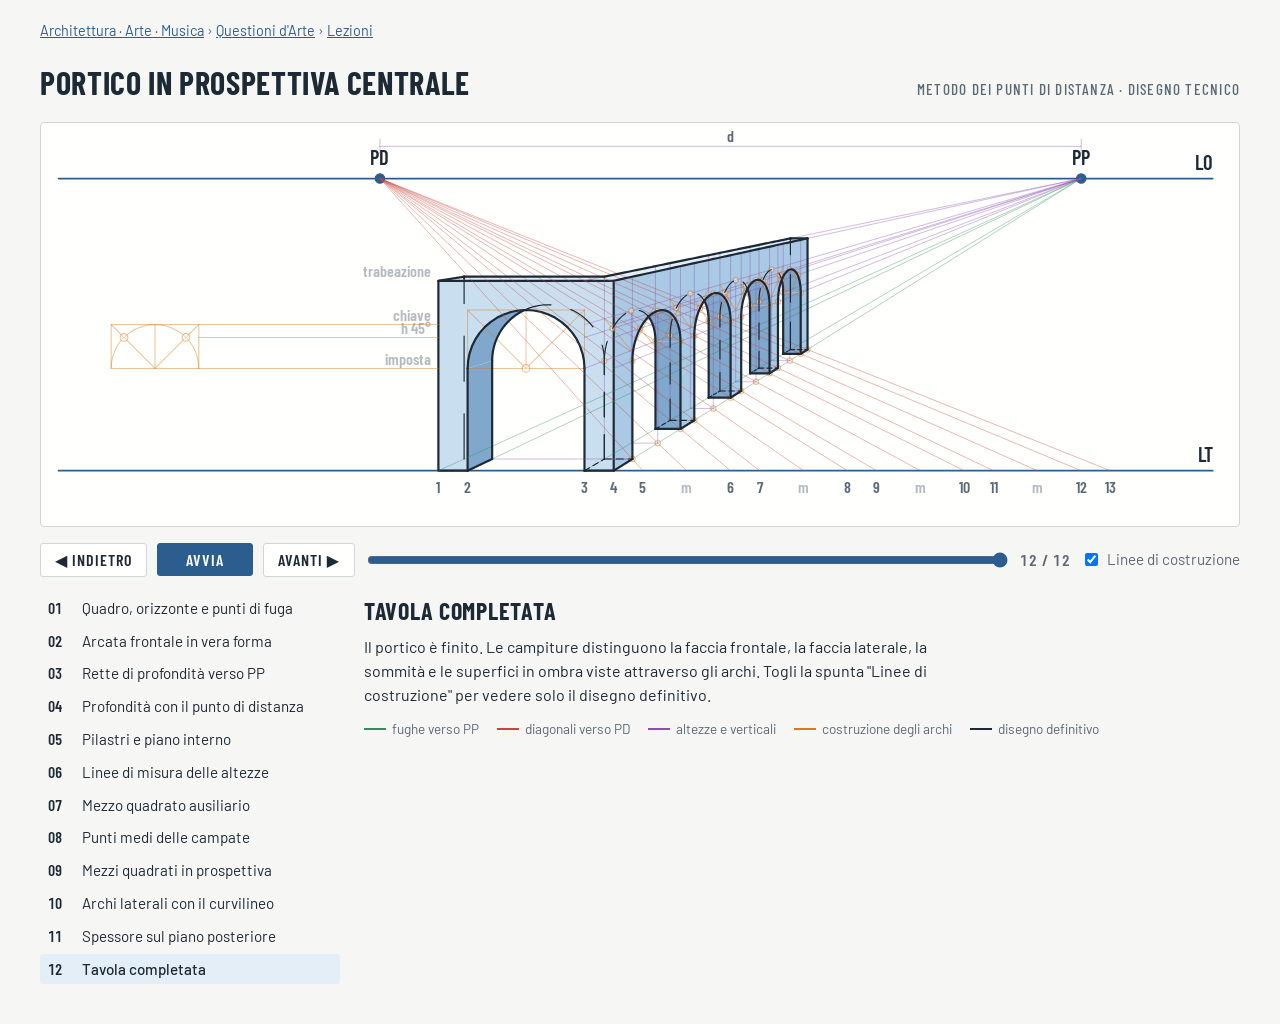
<file: portico-prospettiva-centrale.html>
<!DOCTYPE html>
<html lang="it">
<head>
<meta charset="UTF-8">
<meta name="viewport" content="width=device-width, initial-scale=1, viewport-fit=cover">
<title>Portico in prospettiva centrale</title>
<meta name="claude:viewport-fit-sides" content="cover">
<link rel="preconnect" href="https://fonts.googleapis.com">
<link rel="stylesheet" href="https://fonts.googleapis.com/css2?family=Barlow+Condensed:wght@500;600;700&family=Barlow:wght@400;500&display=swap">
<style>
/* Layout: tavola da disegno a tutta larghezza, sotto il pannello dei passaggi (elenco + spiegazione) */
:root{
  --paper:#f6f7f4; --sheet:#fffffe; --ink:#1d2a36; --ink-2:#5b6875; --rule:#cfd6dc;
  --pp:#2f8f5b; --pd:#c8463b; --h:#8a4fb0; --arc:#d77a1c; --frame:#2c5d8f;
  --fill-front:#c9dff0; --fill-side:#a9c9e4; --fill-top:#e3eef7; --fill-in:#7fa8cc;
  --display:"Barlow Condensed","Arial Narrow",system-ui,sans-serif;
  --body:"Barlow",system-ui,-apple-system,"Segoe UI",sans-serif;
}
@media (prefers-color-scheme: dark){:root:not([data-theme="light"]){
  --paper:#0f1c2b; --sheet:#132538; --ink:#e6eef5; --ink-2:#9db0c2; --rule:#2a4159;
  --pp:#5fd39a; --pd:#ff7b6e; --h:#c99cf0; --arc:#ffb25c; --frame:#7fb6ea;
  --fill-front:#28507a; --fill-side:#1f4469; --fill-top:#33608d; --fill-in:#173653; color-scheme:dark}}
:root[data-theme="dark"]{
  --paper:#0f1c2b; --sheet:#132538; --ink:#e6eef5; --ink-2:#9db0c2; --rule:#2a4159;
  --pp:#5fd39a; --pd:#ff7b6e; --h:#c99cf0; --arc:#ffb25c; --frame:#7fb6ea;
  --fill-front:#28507a; --fill-side:#1f4469; --fill-top:#33608d; --fill-in:#173653; color-scheme:dark}
.crumb{font-size:.9rem;color:var(--ink-2)}.crumb a{color:var(--frame)}
:root{padding-top:env(safe-area-inset-top,0px);padding-bottom:env(safe-area-inset-bottom,0px)}
body{margin:0;background:var(--paper);color:var(--ink);font-family:var(--body);font-size:16px;line-height:1.5}
.wrap{max-width:1200px;margin:0 auto;padding-left:max(16px,env(safe-area-inset-left,0px));padding-right:max(16px,env(safe-area-inset-right,0px));padding-block:20px 40px;display:grid;gap:16px}
header{display:flex;flex-wrap:wrap;align-items:baseline;justify-content:space-between;gap:8px 24px}
h1{font-family:var(--display);font-weight:700;font-size:2rem;letter-spacing:.02em;margin:0;text-wrap:balance;text-transform:uppercase}
.sub{font-family:var(--display);font-weight:500;color:var(--ink-2);letter-spacing:.08em;text-transform:uppercase;font-size:.95rem}
.board{background:var(--sheet);border:1px solid var(--rule);border-radius:4px;overflow-x:auto}
svg{display:block;width:100%;min-width:640px;height:auto}
.controls{display:flex;flex-wrap:wrap;gap:10px;align-items:center}
button{font-family:var(--display);font-weight:600;font-size:1rem;letter-spacing:.06em;text-transform:uppercase;background:var(--sheet);color:var(--ink);border:1px solid var(--rule);border-radius:3px;padding:6px 14px;cursor:pointer}
button:hover{border-color:var(--frame)}
button:focus-visible,input:focus-visible,li:focus-visible{outline:2px solid var(--frame);outline-offset:2px}
button.primary{background:var(--frame);color:var(--sheet);border-color:var(--frame);min-width:96px}
input[type=range]{flex:1 1 180px;accent-color:var(--frame)}
label.tog{display:flex;gap:6px;align-items:center;font-size:.95rem;color:var(--ink-2)}
.counter{font-family:var(--display);font-weight:600;font-variant-numeric:tabular-nums;color:var(--ink-2);letter-spacing:.06em}
.panel{display:grid;grid-template-columns:minmax(0,300px) minmax(0,1fr);gap:24px}
@media (max-width:720px){.panel{grid-template-columns:minmax(0,1fr)}}
ol{margin:0;padding:0;list-style:none;display:grid;gap:2px;counter-reset:s}
ol li{counter-increment:s;display:flex;gap:10px;padding:4px 8px;border-radius:3px;cursor:pointer;color:var(--ink-2);font-size:.95rem}
ol li::before{content:counter(s,decimal-leading-zero);font-family:var(--display);font-weight:600;font-variant-numeric:tabular-nums;min-width:1.6em}
ol li.done{color:var(--ink)}
ol li.cur{background:var(--fill-top);color:var(--ink);font-weight:500}
.cap{min-width:0}
.cap h2{font-family:var(--display);font-weight:700;font-size:1.5rem;letter-spacing:.03em;margin:0 0 6px;text-transform:uppercase;text-wrap:balance}
.cap p{margin:0 0 10px;max-width:65ch}
.legend{display:flex;flex-wrap:wrap;gap:6px 18px;font-size:.85rem;color:var(--ink-2);margin-top:12px}
.legend span{display:flex;align-items:center;gap:6px}
.legend i{display:inline-block;width:22px;height:0;border-top:2px solid}
/* tratti */
.ln{fill:none;stroke-linecap:round}
.ref{stroke:var(--frame);stroke-width:.06}
.cpp{stroke:var(--pp);stroke-width:.03}
.cpd{stroke:var(--pd);stroke-width:.03}
.ch{stroke:var(--h);stroke-width:.03}
.ca{stroke:var(--arc);stroke-width:.035}
.fin{stroke:var(--ink);stroke-width:.075;stroke-linejoin:round}
.hid{stroke:var(--ink);stroke-width:.04;stroke-dasharray:.25 .18}
.dot{fill:var(--sheet);stroke:var(--arc);stroke-width:.04}
.dot.ref{stroke:var(--frame);fill:var(--frame)}
.lbl{font-family:var(--display);font-weight:600;font-size:.55px;fill:var(--ink-2)}
.lbl.big{font-size:.7px;fill:var(--ink)}
.f-front{fill:var(--fill-front)} .f-side{fill:var(--fill-side)} .f-top{fill:var(--fill-top)} .f-in{fill:var(--fill-in)}
.past.cons{opacity:.45}
.nocons .cons{display:none}
.draw{stroke-dasharray:1;stroke-dashoffset:1;animation:draw var(--dur,.6s) ease-out forwards;animation-delay:var(--d,0s)}
.fade{opacity:0;animation:fade .5s ease-out forwards;animation-delay:var(--d,0s)}
@keyframes draw{to{stroke-dashoffset:0}}
@keyframes fade{to{opacity:1}}
@media (prefers-reduced-motion: reduce){.draw,.fade{animation:none;stroke-dashoffset:0;opacity:1}}
</style>

</head>
<body>
<div class="wrap">
  <nav class="crumb"><a href="index.html">Architettura · Arte · Musica</a> › <a href="arte.html">Questioni d'Arte</a> › <a href="lezioni.html">Lezioni</a></nav>
  <header>
    <h1>Portico in prospettiva centrale</h1>
    <div class="sub">Metodo dei punti di distanza · Disegno tecnico</div>
  </header>

  <div class="board" id="board"><svg id="svg" viewBox="-13.6 -11.9 41 13.8" role="img" aria-label="Costruzione del portico in prospettiva centrale"></svg></div>

  <div class="controls">
    <button id="prev" type="button" aria-label="Passaggio precedente">◀ Indietro</button>
    <button id="play" class="primary" type="button">Avvia</button>
    <button id="next" type="button" aria-label="Passaggio successivo">Avanti ▶</button>
    <input id="slider" type="range" min="0" max="11" value="0" aria-label="Passaggio">
    <span class="counter" id="counter">01 / 12</span>
    <label class="tog"><input id="cons" type="checkbox" checked> Linee di costruzione</label>
  </div>

  <div class="panel">
    <ol id="list"></ol>
    <div class="cap" aria-live="polite">
      <h2 id="capT"></h2>
      <p id="capP"></p>
      <div class="legend">
        <span><i style="border-color:var(--pp)"></i>fughe verso PP</span>
        <span><i style="border-color:var(--pd)"></i>diagonali verso PD</span>
        <span><i style="border-color:var(--h)"></i>altezze e verticali</span>
        <span><i style="border-color:var(--arc)"></i>costruzione degli archi</span>
        <span><i style="border-color:var(--ink)"></i>disegno definitivo</span>
      </div>
    </div>
  </div>
</div>

<script>
(()=>{
const XPP=22,H=10,D=24,XPD=XPP-D;
const X0=0,X1=1,X2=5,X3=6,T=1,ZS=3.5,ZTOP=6.5,RF=2,RL=1.5,PIER=1,K=Math.SQRT1_2;
const CENTERS=[0,1,2,3].map(i=>T+RL+i*(2*RL+PIER));
const PEND=CENTERS[3]+RL+PIER;
const DEPTHS=[T];CENTERS.forEach(c=>DEPTHS.push(c-RL,c+RL));DEPTHS.push(PEND);DEPTHS.splice(0,DEPTHS.length,...[...new Set(DEPTHS)].sort((a,b)=>a-b));
const P=(x,p,z)=>{const f=D/(D+p);return[XPP+(x-XPP)*f,-(H+(z-H)*f)]};
const M=(x,z)=>[x,-z];
const PP=M(XPP,H),PD=M(XPD,H);
const NS="http://www.w3.org/2000/svg";
const arcPts=(fn,n=24)=>Array.from({length:n+1},(_,i)=>fn(Math.PI*i/n));
// linee viste e nascoste: ray casting dal punto verso l'osservatore attraverso il solido
const cxF=(X1+X2)/2,EPS=1e-4,VIEW=[XPP,-D,H];
function solid(x,p,z){
  if(z<=EPS||z>=ZTOP-EPS)return false;
  if(x>EPS&&x<X3-EPS&&p>EPS&&p<T-EPS){
    if(x>X1-EPS&&x<X2+EPS&&(z<ZS||(x-cxF)**2+(z-ZS)**2<RF*RF+EPS))return false;return true}
  if(x>X2+EPS&&x<X3-EPS&&p>=T-EPS&&p<PEND-EPS){
    for(const c of CENTERS)if(p>c-RL-EPS&&p<c+RL+EPS&&(z<ZS||(p-c)**2+(z-ZS)**2<RL*RL+EPS))return false;return true}
  return false}
function visible([x,p,z]){
  const dx=VIEW[0]-x,dp=VIEW[1]-p,dz=VIEW[2]-z;
  const te=Math.min((X3-x)/dx,p/-dp,(ZTOP-z)/dz),ln=Math.hypot(dx,dp,dz);
  for(let t=.02/ln,dt=.004/ln;t<te;t+=dt)if(solid(x+dx*t,p+dp*t,z+dz*t))return false;
  return true}
function EDGE(fn,n=60){
  const pts=[],vis=[];for(let i=0;i<=n;i++){pts.push(fn(i/n));vis.push(visible(pts[i]))}
  const out=(run,v)=>PL(run.map(q=>P(...q)),v?"fin":"hid");
  let run=[pts[0]];
  for(let i=1;i<=n;i++){if(vis[i]===vis[i-1])run.push(pts[i]);else{const m=fn((i-.5)/n);run.push(m);out(run,vis[i-1]);run=[m,pts[i]]}}
  out(run,vis[n])}
const SEG=(a,b)=>EDGE(s=>a.map((v,k)=>v+(b[k]-v)*s));
const ARCX=(X,c)=>EDGE(s=>[X,c-RL*Math.cos(Math.PI*s),ZS+RL*Math.sin(Math.PI*s)],72);
const ARCP=pd=>EDGE(s=>[cxF-RF*Math.cos(Math.PI*s),pd,ZS+RF*Math.sin(Math.PI*s)],72);

const steps=[];let cur;
const step=(t,p)=>{cur={t,p,els:[]};steps.push(cur)};
const L=(a,b,c)=>cur.els.push({k:"path",d:`M${a}L${b}`,c});
const PL=(pts,c,close)=>cur.els.push({k:"path",d:"M"+pts.map(q=>q.join(",")).join("L")+(close?"Z":""),c});
const DOT=(q,c="dot",r=.13)=>cur.els.push({k:"circle",q,r,c});
const TX=(s,q,c="lbl",anchor="middle")=>cur.els.push({k:"text",s,q,c,anchor});
const FILL=(pts,c)=>cur.els.push({k:"fill",d:"M"+pts.map(q=>q.join(",")).join("L")+"Z",c});

// 1
step("Quadro, orizzonte e punti di fuga","Traccia la linea di terra LT e la linea d'orizzonte LO. Su LO fissa il punto principale PP, dove fuggono tutte le rette perpendicolari al quadro, e il punto di distanza PD, posto a sinistra di PP a una distanza d uguale alla distanza dell'osservatore dal quadro. Verso PD fuggono le rette orizzontali inclinate di 45°.");
L(M(-13,0),M(26.5,0),"ref");L(M(-13,H),M(26.5,H),"ref");
TX("LT",M(26.5,.3),"lbl big","end");TX("LO",M(26.5,H+.3),"lbl big","end");
DOT(PP,"dot ref",.16);DOT(PD,"dot ref",.16);TX("PP",M(XPP,H+.45),"lbl big");TX("PD",M(XPD,H+.45),"lbl big");
L(M(XPD,H+1.1),M(XPP,H+1.1),"ch");L(M(XPD,H+.85),M(XPD,H+1.35),"ch");L(M(XPP,H+.85),M(XPP,H+1.35),"ch");
TX("d",M((XPD+XPP)/2,H+1.25),"lbl");

// 2
step("Arcata frontale in vera forma","L'arcata frontale appoggia sul quadro, quindi non subisce deformazioni prospettiche: si disegna in vera forma e vera grandezza. Segna sulla LT i punti 1, 2, 3, 4 dei piedritti, inscrivi la metà superiore dell'arco in un rettangolo e traccia l'arco con il compasso dal centro sull'imposta.");
[[X0,"1"],[X1,"2"],[X2,"3"],[X3,"4"]].forEach(([x,s])=>TX(s,M(x,-.75)));
const cx=(X1+X2)/2;
L(M(X1,ZS),M(X2,ZS),"ca cons");L(M(X1,ZS+RF),M(X2,ZS+RF),"ca cons");L(M(X1,ZS),M(X1,ZS+RF),"ca cons");L(M(X2,ZS),M(X2,ZS+RF),"ca cons");
L(M(cx,ZS),M(cx,ZS+RF),"ca cons");L(M(cx,ZS),M(X1,ZS+RF),"ca cons");L(M(cx,ZS),M(X2,ZS+RF),"ca cons");DOT(M(cx,ZS),"dot cons");
PL([M(X1,0),M(X0,0),M(X0,ZTOP),M(X3,ZTOP),M(X3,0),M(X2,0)],"fin");
L(M(X1,0),M(X1,ZS),"fin");L(M(X2,0),M(X2,ZS),"fin");
PL(arcPts(t=>M(cx-RF*Math.cos(t),ZS+RF*Math.sin(t))),"fin");

// 3
step("Rette di profondità verso PP","Unisci a PP i punti 1, 2, 3 e 4. Sono le tracce a terra degli spigoli perpendicolari al quadro: in particolare 4–PP è la base della faccia esterna delle arcate laterali e 3–PP quella della faccia interna.");
[X0,X1,X2,X3].forEach(x=>L(M(x,0),PP,"cpp cons"));

// 4
step("Profondità con il punto di distanza","Riporta sulla LT, a destra di 4, le profondità dei pilastri lette in pianta (ribaltate a 45°): punti 5–13. Unisci ciascun punto a PD. Dove queste rette incontrano 4–PP trovi in prospettiva gli spigoli a terra dei pilastri.");
DEPTHS.forEach((p,i)=>{L(M(X3+p,0),PD,"cpd cons");TX(String(5+i),M(X3+p,-.75))});
DEPTHS.forEach(p=>DOT(P(X3,p,0),"dot cons",.09));

// 5
step("Pilastri e piano interno","Dalle intersezioni su 4–PP traccia le parallele alla LT fino a 3–PP: ottieni gli stessi spigoli sul piano interno, che dà lo spessore delle arcate. Da tutti i punti innalza le verticali dei pilastri.");
DEPTHS.forEach(p=>{L(P(X3,p,0),P(X2,p,0),"ch cons");L(P(X3,p,0),P(X3,p,ZTOP),"ch cons");L(P(X2,p,0),P(X2,p,ZTOP),"ch cons")});
L(P(X1,T,0),P(X3,T,0),"ch cons");

// 6
step("Linee di misura delle altezze","Le altezze si misurano in vera grandezza solo sul quadro. Lo spigolo verticale per 4 (e la verticale per 3) fa da linea di misura: riporta l'imposta degli archi, la chiave e la sommità della trabeazione e uniscile a PP.");
[[ZS,"imposta"],[ZS+RL,"chiave"],[ZTOP,"trabeazione"]].forEach(([z,s])=>{L(M(X3,z),PP,"ch cons");L(M(X2,z),PP,"ch cons");TX(s,M(X0-.25,z+.12),"lbl cons","end")});

// 7
step("Mezzo quadrato ausiliario","A lato disegna in vera forma la metà dell'arco laterale inscritta in un mezzo quadrato e traccia le diagonali dei due quadrati. La diagonale taglia l'arco nel punto a 45°: la sua altezza (h 45°) va riportata orizzontalmente sulla linea di misura e da lì mandata a PP.");
const ax0=-11.2,ax1=ax0+2*RL,acx=(ax0+ax1)/2;
PL([M(ax0,ZS),M(ax1,ZS),M(ax1,ZS+RL),M(ax0,ZS+RL)],"ca cons",true);
L(M(acx,ZS),M(acx,ZS+RL),"ca cons");L(M(acx,ZS),M(ax0,ZS+RL),"ca cons");L(M(acx,ZS),M(ax1,ZS+RL),"ca cons");
PL(arcPts(t=>M(acx-RL*Math.cos(t),ZS+RL*Math.sin(t))),"ca cons");
[-1,1].forEach(s=>DOT(M(acx+s*K*RL,ZS+K*RL),"dot cons"));
[ZS,ZS+K*RL,ZS+RL].forEach(z=>L(M(ax1,z),M(X0,z),"ca cons"));
L(M(X3,ZS+K*RL),PP,"ch cons");L(M(X2,ZS+K*RL),PP,"ch cons");
TX("h 45°",M(X0-.25,ZS+K*RL+.12),"lbl cons","end");

// 8
step("Punti medi delle campate","Sulla LT individua il punto medio di ogni campata (m) e uniscilo a PD. Dall'intersezione con 4–PP innalza la verticale: sulla retta della chiave trovi il punto più alto di ogni arco.");
CENTERS.forEach(c=>{L(M(X3+c,0),PD,"cpd cons");TX("m",M(X3+c,-.75),"lbl cons");DOT(P(X3,c,0),"dot cons",.09);
  L(P(X3,c,0),P(X3,c,ZS+RL),"ch cons");L(P(X3,c,0),P(X2,c,0),"ch cons");L(P(X2,c,0),P(X2,c,ZS+RL),"ch cons")});

// 9
step("Mezzi quadrati in prospettiva","Ogni arco laterale sta in un mezzo quadrato in prospettiva, chiuso dai piedritti, dall'imposta e dalla retta della chiave. Traccia le diagonali dei due quadrati: incrociandole con la retta h 45° ottieni i due punti intermedi. Con imposte e chiave sono cinque punti per arco.");
[X3,X2].forEach(X=>CENTERS.forEach(c=>{const a=c-RL,b=c+RL,z=ZS;
  L(P(X,c,z),P(X,a,z+RL),"ca cons");L(P(X,c,z),P(X,b,z+RL),"ca cons");
  [[a,z],[c-K*RL,z+K*RL],[c,z+RL],[c+K*RL,z+K*RL],[b,z]].forEach(([p,zz])=>DOT(P(X,p,zz),"dot cons",.09))}));

// 10
step("Archi laterali con il curvilineo","Unisci i cinque punti di ogni arco con il curvilineo: in prospettiva le semicirconferenze diventano archi di ellisse, sempre più stretti allontanandosi. Ripassa i piedritti e lo spigolo superiore della trabeazione sul piano esterno.");
CENTERS.forEach(c=>{ARCX(X3,c);SEG([X3,c-RL,0],[X3,c-RL,ZS]);SEG([X3,c+RL,0],[X3,c+RL,ZS]);SEG([X3,c+RL,0],[X3,c+RL+PIER,0])});
SEG([X3,0,0],[X3,T,0]);SEG([X3,0,ZTOP],[X3,PEND,ZTOP]);SEG([X3,PEND,0],[X3,PEND,ZTOP]);

// 11
step("Spessore sul piano posteriore","Ripeti gli archi sul piano interno (3–PP) e uniscili alle arcate esterne. Completa la faccia superiore della trabeazione e riporta l'arco frontale sulla sua faccia posteriore, alla profondità dello spessore. Restano continui solo i tratti che si vedono attraverso le aperture: la parte destra degli archi interni e i montanti in fondo alle campate. I montanti vicini, la parte sinistra degli archi interni e la metà destra dell'arco posteriore stanno dietro i pieni e si tratteggiano.");
CENTERS.forEach(c=>{ARCX(X2,c);SEG([X2,c-RL,0],[X2,c-RL,ZS]);SEG([X2,c+RL,0],[X2,c+RL,ZS]);SEG([X2,c+RL,0],[X2,c+RL+PIER,0]);
  SEG([X2,c-RL,0],[X3,c-RL,0]);SEG([X2,c+RL,0],[X3,c+RL,0])});
SEG([X0,0,ZTOP],[X0,T,ZTOP]);SEG([X0,T,ZTOP],[X2,T,ZTOP]);SEG([X2,T,ZTOP],[X2,PEND,ZTOP]);SEG([X2,PEND,ZTOP],[X3,PEND,ZTOP]);
SEG([X2,PEND,0],[X3,PEND,0]);SEG([X2,PEND,0],[X2,PEND,ZTOP]);
ARCP(T);SEG([X1,0,0],[X1,T,0]);SEG([X2,0,0],[X2,T,0]);SEG([X1,T,0],[X1,T,ZS]);SEG([X2,T,0],[X2,T,ZS]);SEG([X0,T,0],[X0,T,ZTOP]);

// 12
step("Tavola completata","Il portico è finito. Le campiture distinguono la faccia frontale, la faccia laterale, la sommità e le superfici in ombra viste attraverso gli archi. Togli la spunta \"Linee di costruzione\" per vedere solo il disegno definitivo.");
// superfici interne (prima, così le facce le coprono)
FILL([P(X1,0,0),P(X1,T,0),P(X1,T,ZS),P(X1,0,ZS)],"f-in");
FILL(arcPts(t=>P(cx-RF*Math.cos(t),0,ZS+RF*Math.sin(t))).concat(arcPts(t=>P(cx-RF*Math.cos(t),T,ZS+RF*Math.sin(t))).reverse()),"f-in");
CENTERS.forEach(c=>{
  FILL(arcPts(t=>P(X3,c-RL*Math.cos(t),ZS+RL*Math.sin(t))).concat(arcPts(t=>P(X2,c-RL*Math.cos(t),ZS+RL*Math.sin(t))).reverse()),"f-in");
  FILL([P(X2,c+RL,0),P(X3,c+RL,0),P(X3,c+RL,ZS),P(X2,c+RL,ZS)],"f-in")});
FILL([P(X0,0,ZTOP),P(X3,0,ZTOP),P(X3,PEND,ZTOP),P(X2,PEND,ZTOP),P(X2,T,ZTOP),P(X0,T,ZTOP)],"f-top");
let side=[P(X3,0,0)];
CENTERS.forEach(c=>{side.push(P(X3,c-RL,0));side=side.concat(arcPts(t=>P(X3,c-RL*Math.cos(t),ZS+RL*Math.sin(t))));side.push(P(X3,c+RL,0))});
side.push(P(X3,PEND,0),P(X3,PEND,ZTOP),P(X3,0,ZTOP));FILL(side,"f-side");
FILL([M(X0,0),M(X1,0),M(X1,ZS)].concat(arcPts(t=>M(cx-RF*Math.cos(t),ZS+RF*Math.sin(t))),[M(X2,0),M(X3,0),M(X3,ZTOP),M(X0,ZTOP)]),"f-front");

// ---------------- rendering ----------------
const svg=document.getElementById("svg");
const gFill=document.createElementNS(NS,"g"),gLine=document.createElementNS(NS,"g");svg.append(gFill,gLine);
const reduce=matchMedia("(prefers-reduced-motion: reduce)").matches;
function make(e,state,delay){
  let n;
  if(e.k==="circle"){n=document.createElementNS(NS,"circle");n.setAttribute("cx",e.q[0]);n.setAttribute("cy",e.q[1]);n.setAttribute("r",e.r)}
  else if(e.k==="text"){n=document.createElementNS(NS,"text");n.setAttribute("x",e.q[0]);n.setAttribute("y",e.q[1]);n.setAttribute("text-anchor",e.anchor);n.textContent=e.s}
  else{n=document.createElementNS(NS,"path");n.setAttribute("d",e.d);if(e.k==="path"){n.classList.add("ln");n.setAttribute("pathLength","1")}}
  e.c.split(" ").forEach(c=>c&&n.classList.add(c));
  if(e.k==="path"&&!e.c.includes("cons")&&!e.c.includes("fin")&&!e.c.includes("hid")&&!e.c.includes("ref"))n.classList.add("cons");
  if(e.k==="path"&&/cpp|cpd|ch|ca/.test(e.c))n.classList.add("cons");
  if(state==="past")n.classList.add("past");
  if(state==="anim"&&!reduce){
    if(e.k==="path"&&!e.c.includes("hid"))n.classList.add("draw");else n.classList.add("fade");
    n.style.setProperty("--d",delay+"s")}
  (e.k==="fill"?gFill:gLine).appendChild(n);
}
const list=document.getElementById("list");
steps.forEach((s,i)=>{const li=document.createElement("li");li.textContent=s.t;li.tabIndex=0;
  li.addEventListener("click",()=>{stop();go(i,true)});li.addEventListener("keydown",ev=>{if(ev.key==="Enter"||ev.key===" "){ev.preventDefault();stop();go(i,true)}});list.appendChild(li)});
const slider=document.getElementById("slider"),counter=document.getElementById("counter");
slider.max=steps.length-1;
let idx=0,timer=null,playing=false;
const pad=n=>String(n).padStart(2,"0");
function stepTime(i){const n=steps[i].els.length;return reduce?0:Math.min(3.2,n*.07)+.6}
function go(i,animate){
  idx=Math.max(0,Math.min(steps.length-1,i));
  gFill.replaceChildren();gLine.replaceChildren();
  steps.forEach((s,k)=>{if(k>idx)return;const anim=animate&&k===idx;const n=s.els.length;
    s.els.forEach((e,j)=>make(e,k<idx?"past":(anim?"anim":"now"),anim?Math.min(3.2,n*.07)*j/Math.max(1,n):0))});
  [...list.children].forEach((li,k)=>{li.classList.toggle("cur",k===idx);li.classList.toggle("done",k<idx)});
  slider.value=idx;counter.textContent=pad(idx+1)+" / "+pad(steps.length);
  document.getElementById("capT").textContent=steps[idx].t;document.getElementById("capP").textContent=steps[idx].p;
}
const playBtn=document.getElementById("play");
function stop(){playing=false;clearTimeout(timer);playBtn.textContent="Avvia"}
function tick(){timer=setTimeout(()=>{if(idx<steps.length-1){go(idx+1,true);tick()}else stop()},(stepTime(idx)+1.6)*1000)}
playBtn.addEventListener("click",()=>{if(playing){stop();return}
  playing=true;playBtn.textContent="Pausa";
  if(idx>=steps.length-1)go(0,true);else go(idx,true);tick()});
document.getElementById("next").addEventListener("click",()=>{stop();go(idx+1,true)});
document.getElementById("prev").addEventListener("click",()=>{stop();go(idx-1,false)});
slider.addEventListener("input",()=>{stop();go(+slider.value,false)});
document.getElementById("cons").addEventListener("change",ev=>svg.classList.toggle("nocons",!ev.target.checked));
go(steps.length-1,false); // apre sulla tavola completata
})();
</script>

</body>
</html>
</file>
<file: style.css>
/* Stile comune — riprende la pagina Giochi d'Arte: carta, inchiostro bruno, oro */
:root{
  --paper:#f0ece2; --card:#ffffff; --ink:#2c2416; --ink-2:#6f6556; --gold:#8b6914; --sand:#c8b98a; --line:#ddd5c4;
  --serif:Georgia,"Times New Roman",serif; --sans:system-ui,-apple-system,"Segoe UI",sans-serif;
}
*{box-sizing:border-box;margin:0;padding:0}
body{font-family:var(--serif);background:var(--paper);color:var(--ink);min-height:100vh;line-height:1.55}
header{background:var(--ink);color:var(--paper);padding-block:2rem 1.6rem;border-bottom:4px solid var(--gold)}
.in{max-width:960px;margin:0 auto;padding-left:max(16px,env(safe-area-inset-left,0px));padding-right:max(16px,env(safe-area-inset-right,0px))}
header h1{font-size:clamp(1.6rem,4vw,2.4rem);letter-spacing:.03em;text-wrap:balance}
header p{font-size:.92rem;color:var(--sand);font-style:italic;margin-top:.35rem}
.crumb{font-family:var(--sans);font-size:.8rem;margin-bottom:.8rem;color:var(--sand)}
.crumb a{color:var(--sand)}
main{padding-block:2.5rem 3rem}
section{margin-bottom:2.8rem}
h2{font-size:.78rem;letter-spacing:.12em;text-transform:uppercase;color:var(--gold);font-family:var(--sans);font-weight:600;margin-bottom:1.1rem;padding-bottom:.4rem;border-bottom:1px solid var(--sand)}
h3{font-size:1.15rem;margin-bottom:.6rem}
.lead{max-width:65ch;color:var(--ink-2);margin-bottom:1.2rem}
.grid{display:grid;grid-template-columns:repeat(auto-fill,minmax(240px,1fr));gap:1.4rem}
.card{background:var(--card);border-radius:6px;box-shadow:0 2px 10px rgba(44,36,22,.12);text-decoration:none;color:inherit;display:flex;flex-direction:column;gap:.35rem;padding:1.1rem 1.15rem 1.2rem;border-top:3px solid var(--gold);transition:transform .18s,box-shadow .18s}
a.card:hover{transform:translateY(-3px);box-shadow:0 6px 20px rgba(44,36,22,.18)}
a.card:focus-visible{outline:2px solid var(--gold);outline-offset:3px}
.tag{font-family:var(--sans);font-size:.7rem;letter-spacing:.1em;text-transform:uppercase;color:var(--gold)}
.title{font-size:1.1rem;font-weight:bold;line-height:1.3}
.sub{font-size:.85rem;color:var(--ink-2);font-style:italic;margin-top:auto;padding-top:.4rem}
.big .title{font-size:1.45rem}
.big{padding:1.5rem 1.4rem 1.6rem}
.soon{opacity:.55;border-top-color:var(--sand)}
.soon .tag{color:var(--ink-2)}
footer{text-align:center;padding-block:1.5rem;font-size:.78rem;color:#9a917f;font-family:var(--sans);border-top:1px solid var(--line)}
@media (prefers-reduced-motion:reduce){.card{transition:none}}
</file>
